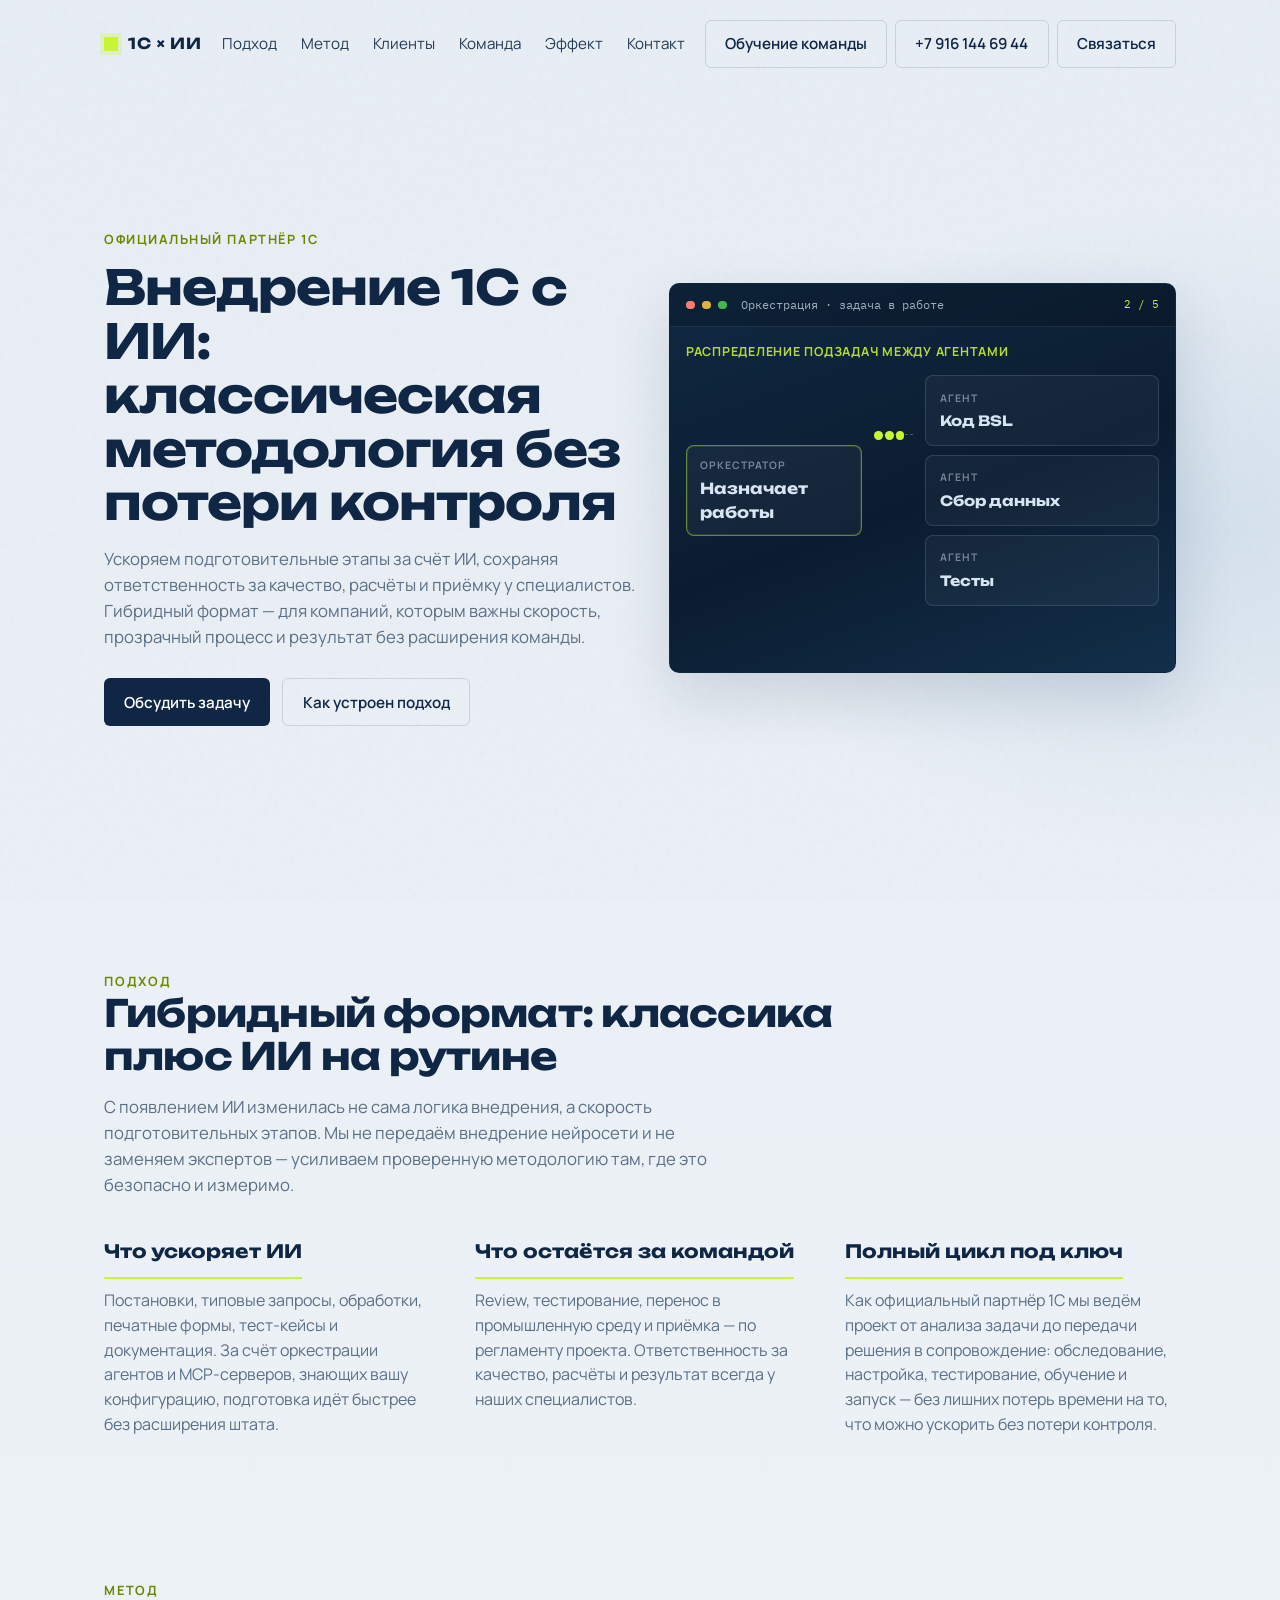
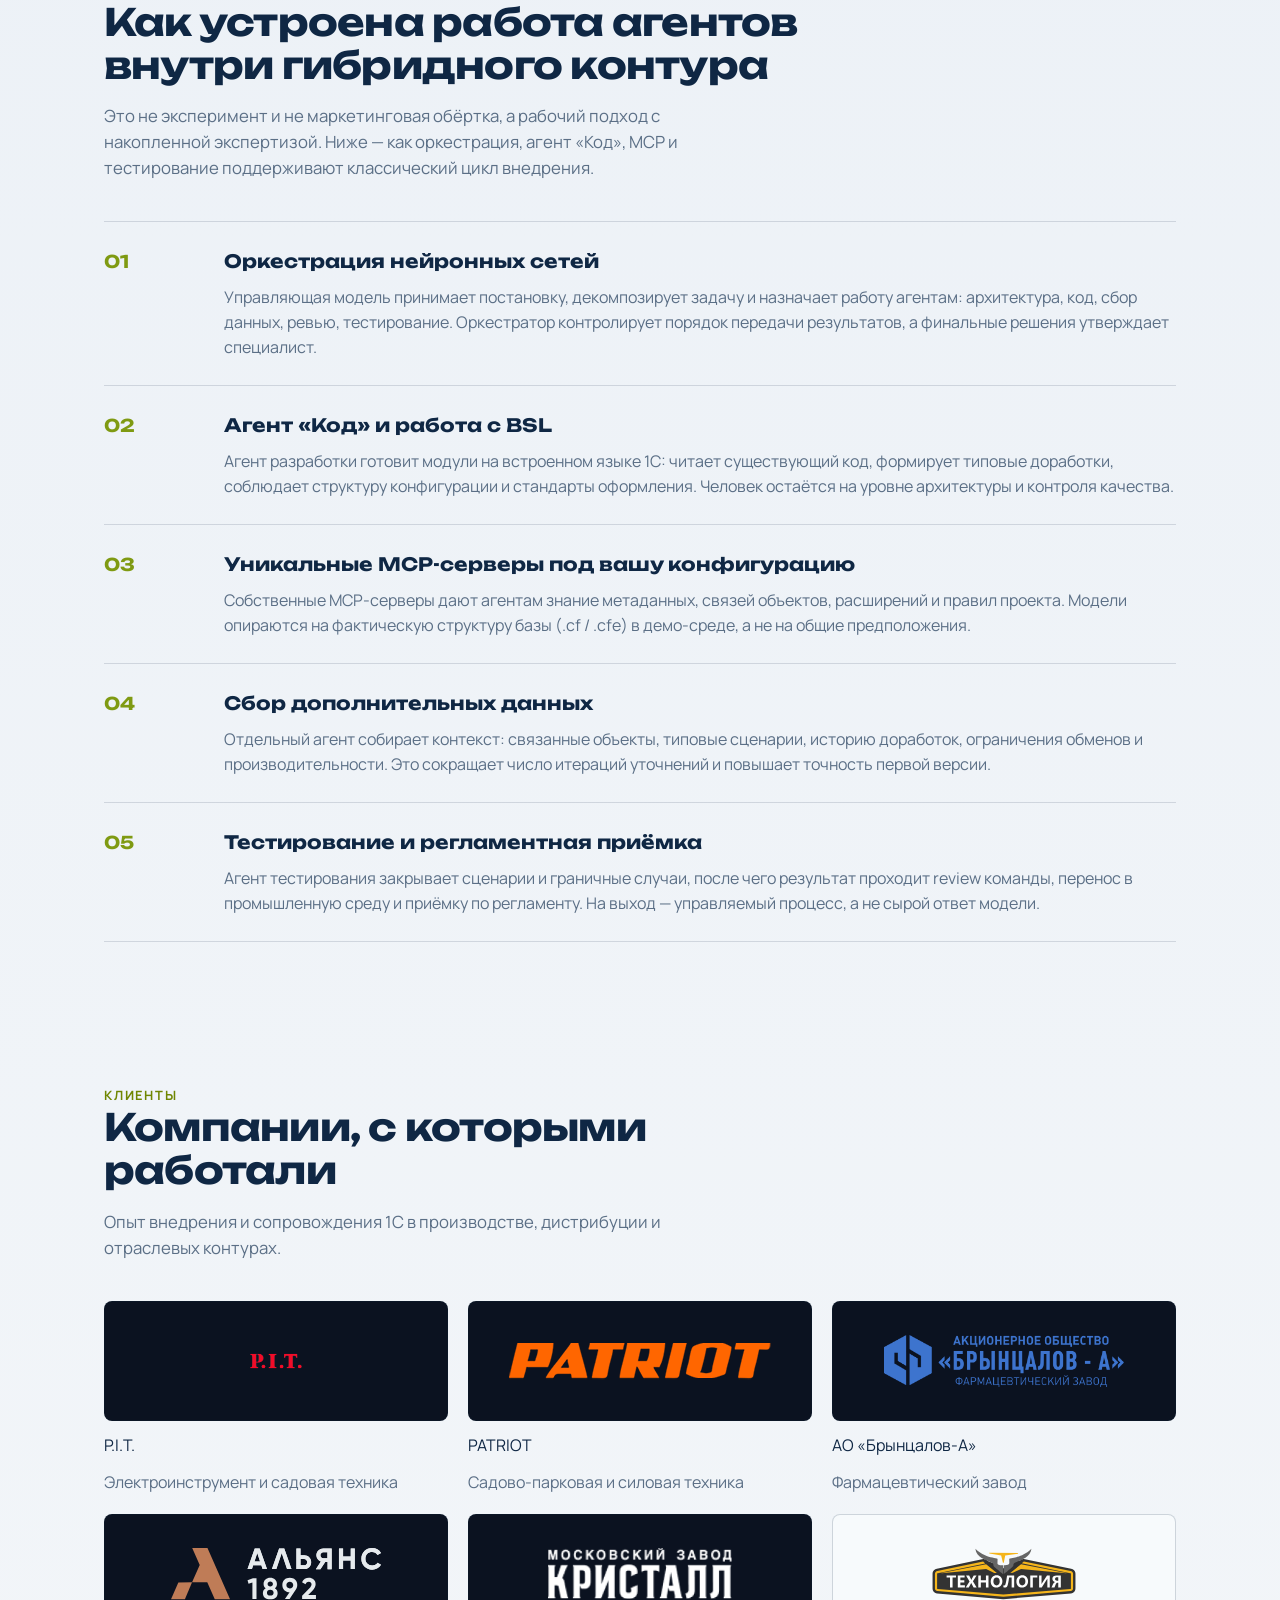
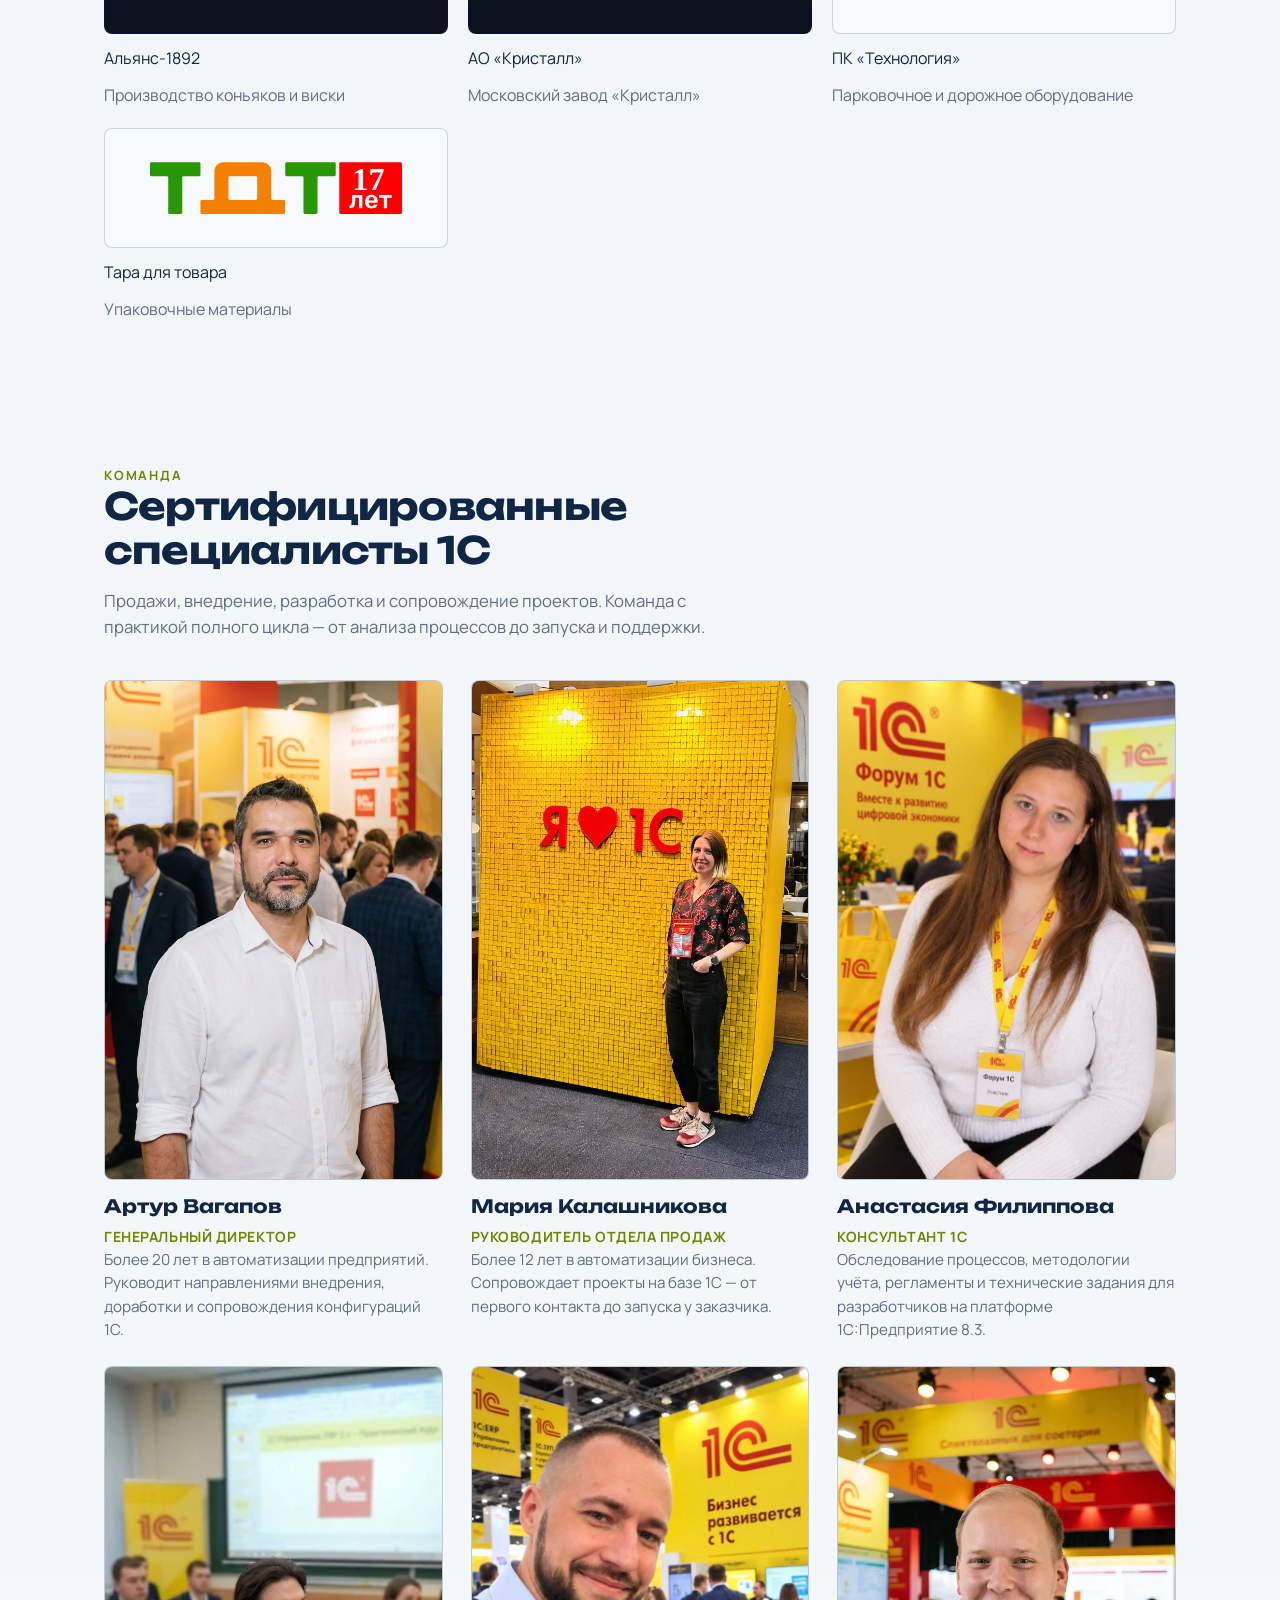
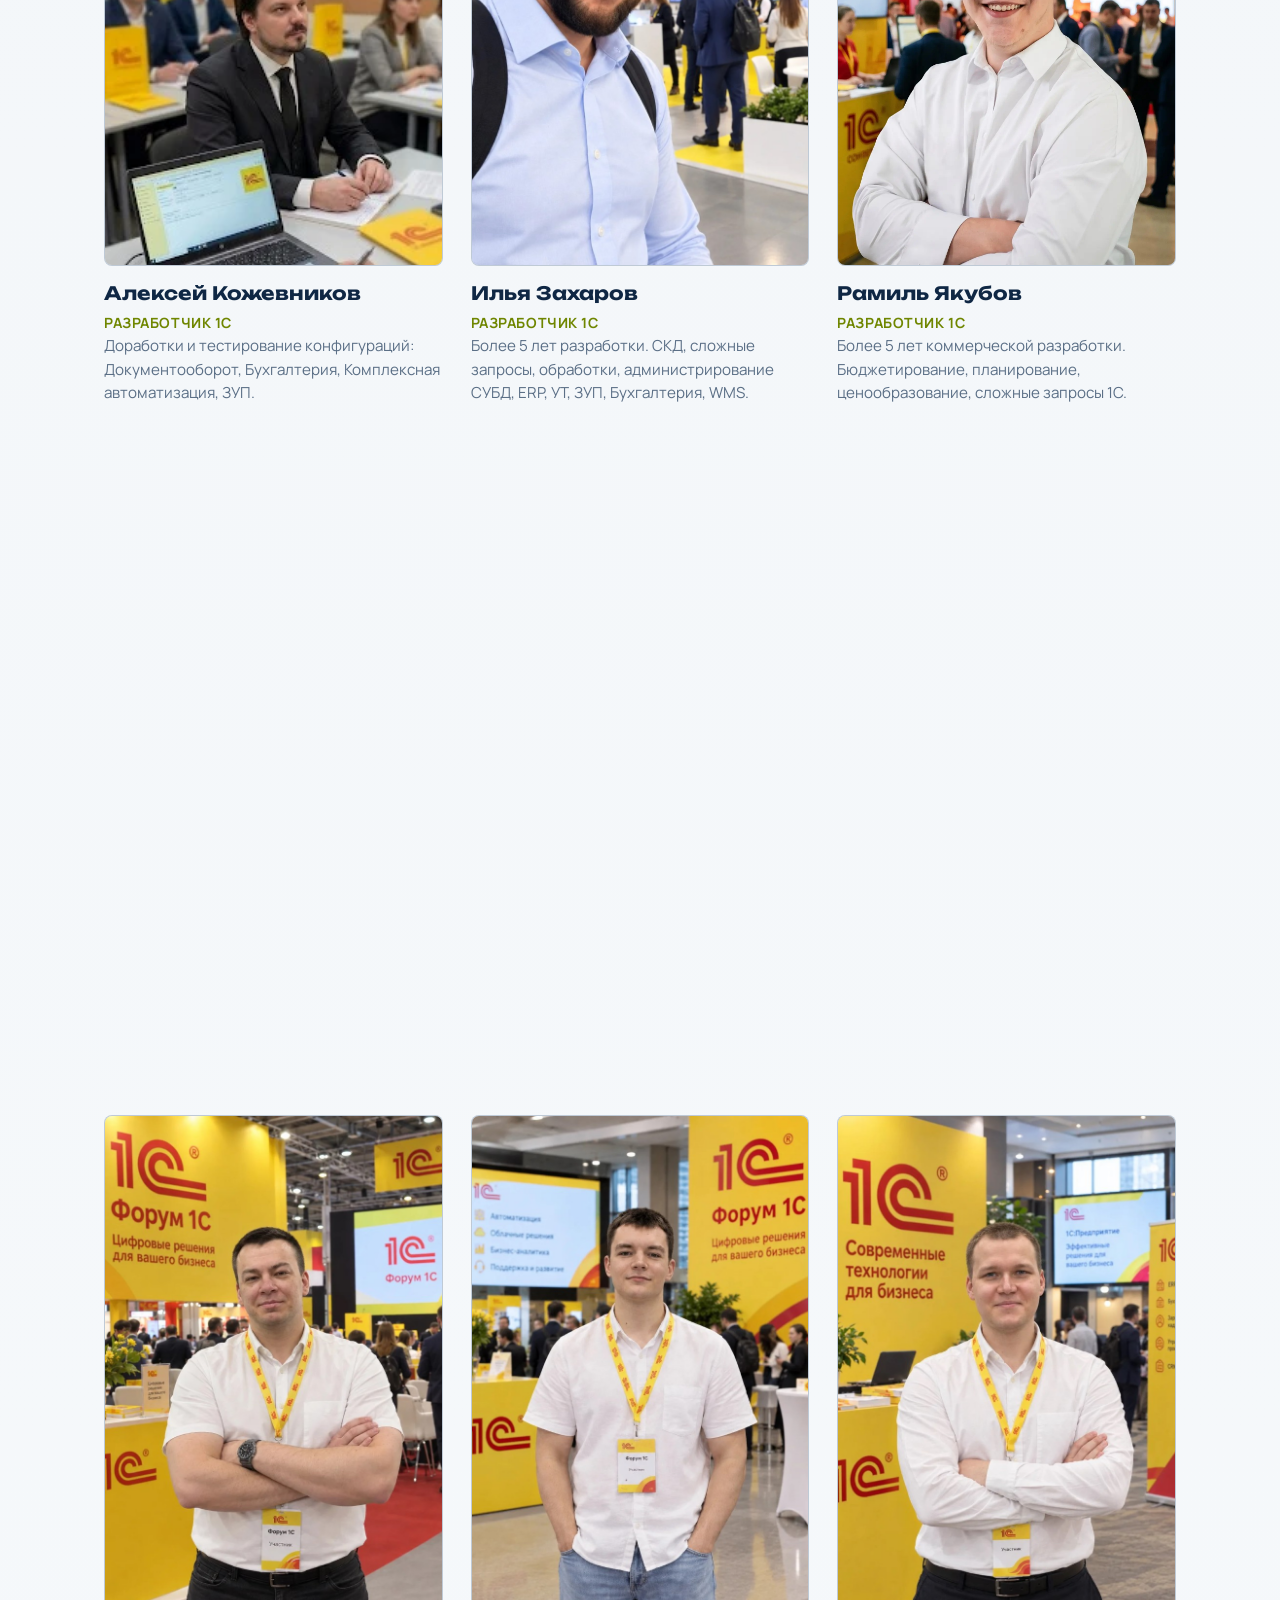
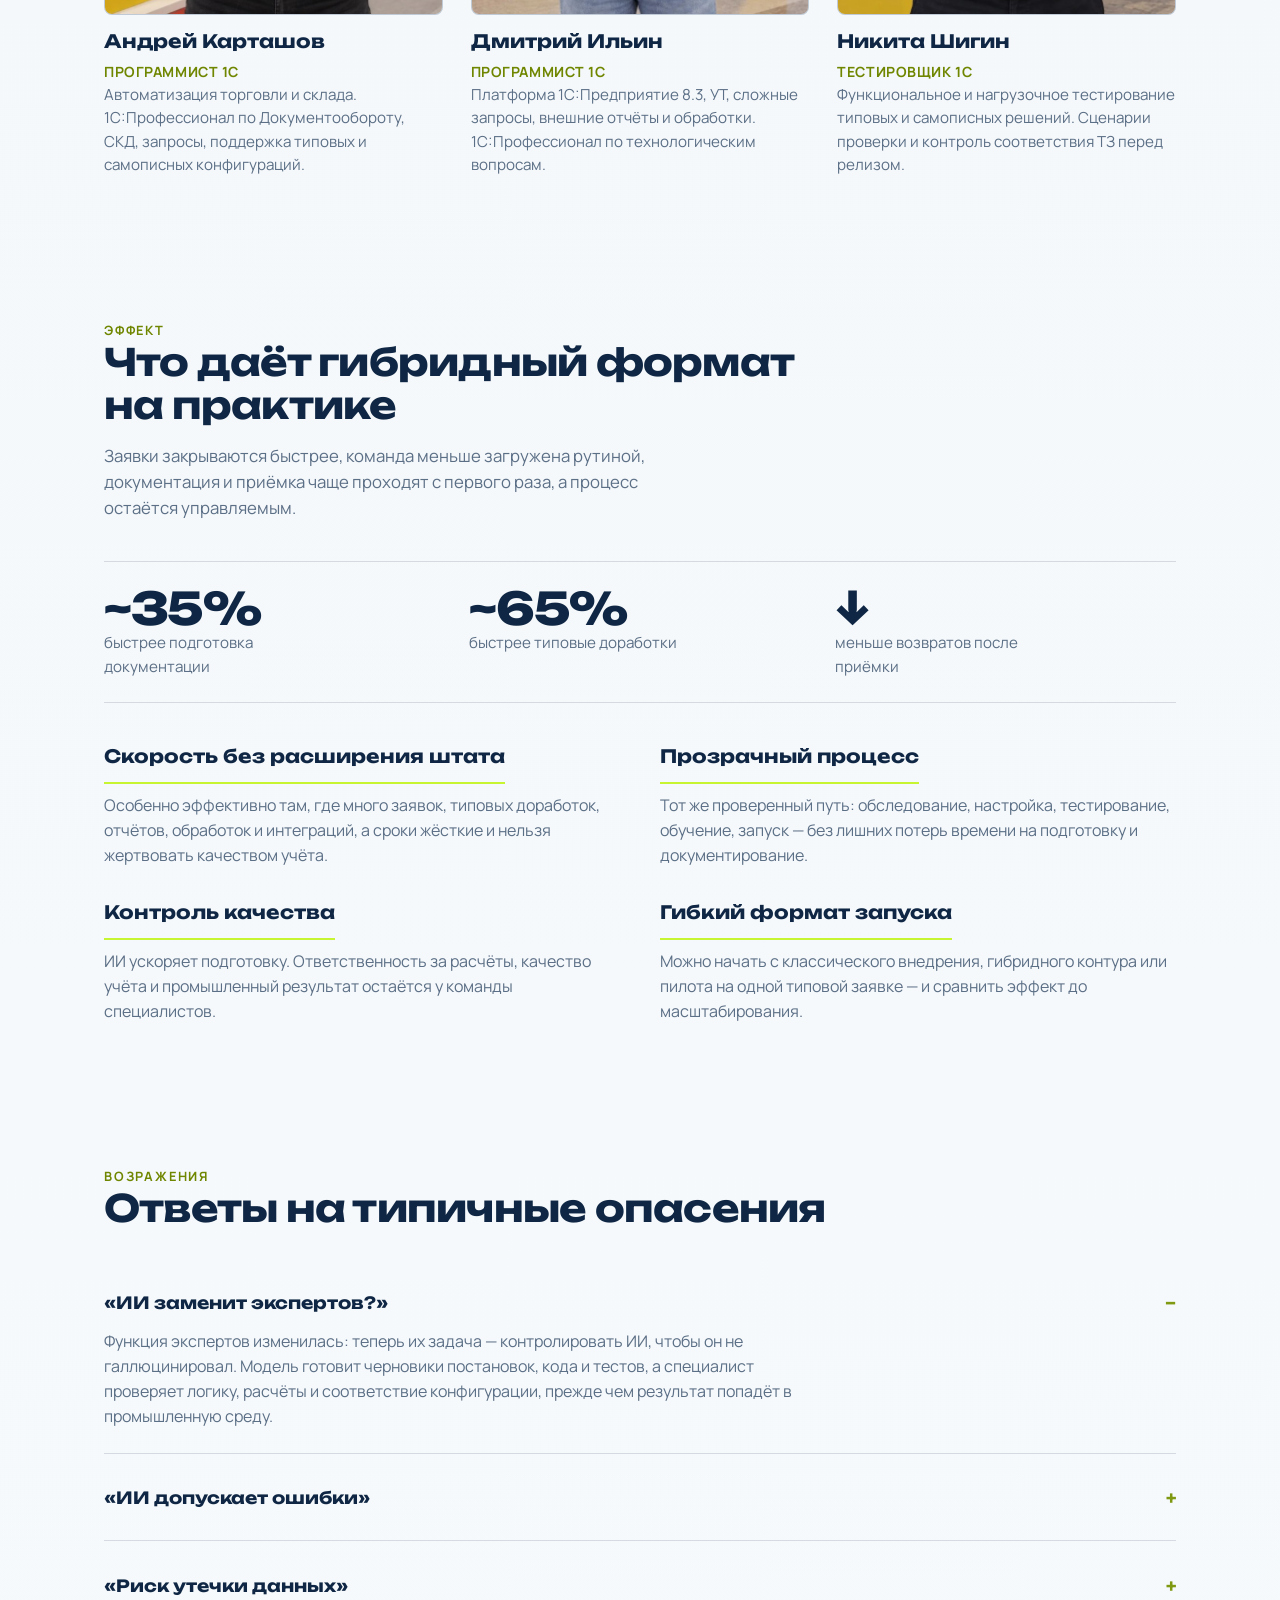
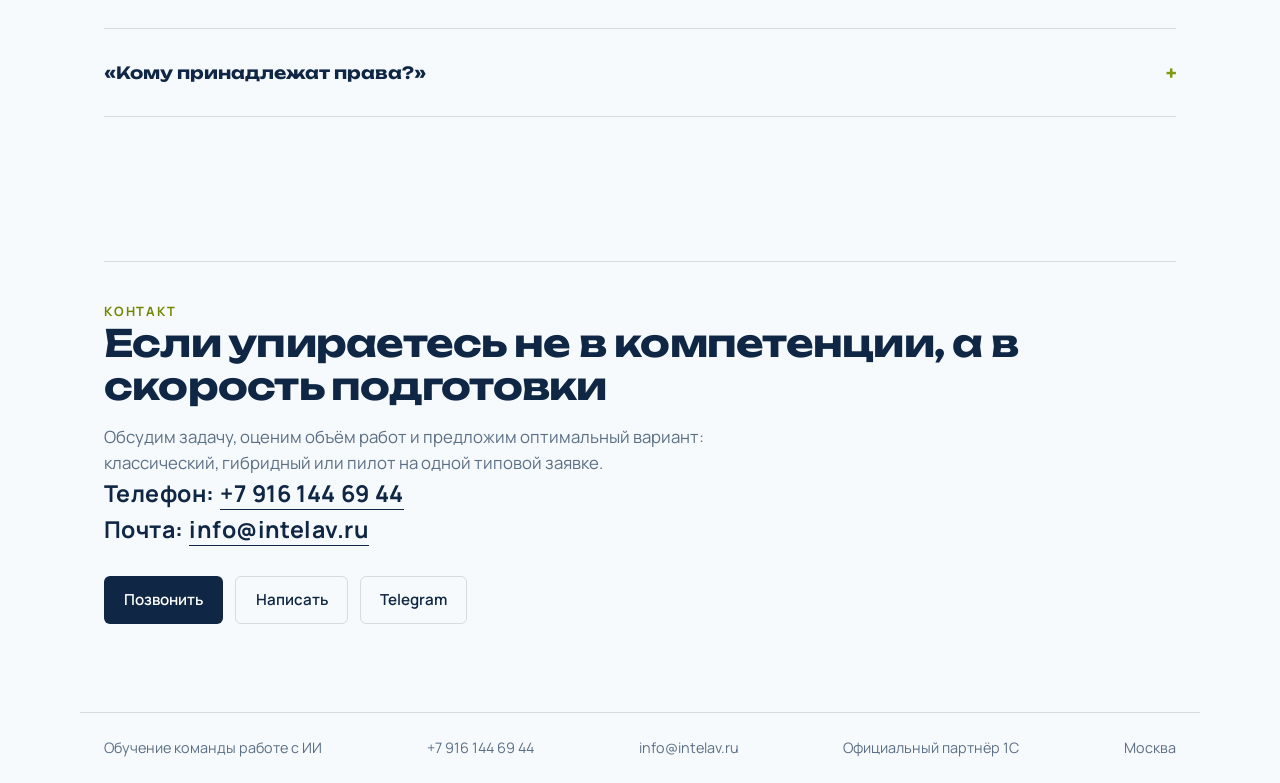
<file: index.html>
<!DOCTYPE html>
<html lang="ru">
<head>
  <meta charset="UTF-8" />
  <meta name="viewport" content="width=device-width, initial-scale=1" />
  <!-- Yandex.Metrika counter -->
  <script type="text/javascript">
    (function(m,e,t,r,i,k,a){
        m[i]=m[i]||function(){(m[i].a=m[i].a||[]).push(arguments)};
        m[i].l=1*new Date();
        for (var j = 0; j < document.scripts.length; j++) {if (document.scripts[j].src === r) { return; }}
        k=e.createElement(t),a=e.getElementsByTagName(t)[0],k.async=1,k.src=r,a.parentNode.insertBefore(k,a)
    })(window, document,'script','https://mc.yandex.ru/metrika/tag.js?id=113550167', 'ym');

    ym(113550167, 'init', {ssr:true, webvisor:true, clickmap:true, ecommerce:"dataLayer", referrer: document.referrer, url: location.href, accurateTrackBounce:true, trackLinks:true});
  </script>
  <noscript><div><img src="https://mc.yandex.ru/watch/113550167" style="position:absolute; left:-9999px;" alt="" /></div></noscript>
  <!-- /Yandex.Metrika counter -->
  <title>Внедрение 1С с ИИ без потери контроля</title>
  <meta name="description" content="Официальный партнёр 1С. Гибридный формат: классическая методология плюс ИИ на рутинных задачах. Скорость подготовки без расширения команды." />
  <link rel="preconnect" href="https://fonts.googleapis.com" />
  <link rel="preconnect" href="https://fonts.gstatic.com" crossorigin />
  <link href="https://fonts.googleapis.com/css2?family=IBM+Plex+Mono:wght@400;500&family=Manrope:wght@400;500;600;700&family=Unbounded:wght@500;700;800&display=swap" rel="stylesheet" />
  <link rel="stylesheet" href="styles.css?v=2" />
</head>
<body>
  <div class="noise" aria-hidden="true"></div>

  <header class="site-header">
    <a class="brand" href="#top" aria-label="Наверх">
      <span class="brand-mark" aria-hidden="true"></span>
      <span class="brand-line">1С × ИИ</span>
    </a>
    <nav class="nav">
      <a href="#approach">Подход</a>
      <a href="#method">Метод</a>
      <a href="#portfolio">Клиенты</a>
      <a href="#team">Команда</a>
      <a href="#result">Эффект</a>
      <a href="#contact">Контакт</a>
    </nav>
    <div class="header-actions">
      <a class="btn btn-ghost" href="training/">Обучение команды</a>
      <a class="btn btn-ghost" href="tel:+79161446944">+7 916 144 69 44</a>
      <a class="btn btn-ghost" href="#contact">Связаться</a>
    </div>
  </header>

  <main id="top">
    <section class="hero" aria-labelledby="hero-title">
      <div class="hero-copy">
        <p class="hero-kicker">Официальный партнёр 1С</p>
        <h1 class="hero-title" id="hero-title">Внедрение 1С с ИИ: классическая методология без потери контроля</h1>
        <p class="hero-lead">
          Ускоряем подготовительные этапы за счёт ИИ, сохраняя ответственность за качество, расчёты и приёмку у специалистов. Гибридный формат — для компаний, которым важны скорость, прозрачный процесс и результат без расширения команды.
        </p>
        <div class="hero-cta">
          <a class="btn btn-primary" href="#contact">Обсудить задачу</a>
          <a class="btn btn-ghost" href="#approach">Как устроен подход</a>
        </div>
      </div>

      <div class="hero-visual" aria-hidden="true">
        <div class="orch" id="orch">
          <div class="orch-chrome">
            <span class="ide-dot"></span>
            <span class="ide-dot"></span>
            <span class="ide-dot"></span>
            <span class="orch-title">Оркестрация · задача в работе</span>
            <span class="orch-step" id="orch-step">1 / 5</span>
          </div>

          <div class="orch-stage" data-stage="0">
            <p class="orch-caption">Постановка задачи управляющему агенту</p>
            <div class="orch-board">
              <div class="orch-node orchestrator is-active">
                <span class="orch-role">Оркестратор</span>
                <strong>Управляющая модель</strong>
                <p id="task-text">Новая задача…</p>
              </div>
              <div class="orch-side">
                <div class="orch-chip">MCP · метаданные конфигурации</div>
                <div class="orch-chip">.cf / .cfe · демо-база</div>
                <div class="orch-chip dim">агенты ожидают назначения</div>
              </div>
            </div>
          </div>

          <div class="orch-stage" data-stage="1" hidden>
            <p class="orch-caption">Распределение подзадач между агентами</p>
            <div class="orch-flow">
              <div class="orch-node orchestrator is-active compact">
                <span class="orch-role">Оркестратор</span>
                <strong>Назначает работы</strong>
              </div>
              <div class="orch-links">
                <span class="packet" style="--i:0"></span>
                <span class="packet" style="--i:1"></span>
                <span class="packet" style="--i:2"></span>
              </div>
              <div class="orch-agents">
                <div class="orch-node agent-card" data-agent="code"><span class="orch-role">Агент</span><strong>Код BSL</strong></div>
                <div class="orch-node agent-card" data-agent="data"><span class="orch-role">Агент</span><strong>Сбор данных</strong></div>
                <div class="orch-node agent-card" data-agent="test"><span class="orch-role">Агент</span><strong>Тесты</strong></div>
              </div>
            </div>
          </div>

          <div class="orch-stage" data-stage="2" hidden>
            <p class="orch-caption">Агент «Код» читает модуль и пишет BSL</p>
            <div class="orch-code-wrap">
              <div class="orch-code-meta">
                <span>ОбщийМодуль.РаботаСЗаказами</span>
                <span class="ok">MCP · структура конф. подключена</span>
              </div>
              <pre class="orch-code"><code id="orch-code"></code><span class="caret"></span></pre>
            </div>
          </div>

          <div class="orch-stage" data-stage="3" hidden>
            <p class="orch-caption">Передача результатов от агента к агенту</p>
            <div class="handoff">
              <div class="orch-node agent-card is-active" id="hand-from">
                <span class="orch-role">От кого</span>
                <strong id="hand-from-name">Код BSL</strong>
                <p id="hand-from-msg">Модуль подготовлен</p>
              </div>
              <div class="handoff-arrow">
                <span class="packet big"></span>
              </div>
              <div class="orch-node agent-card is-active" id="hand-to">
                <span class="orch-role">Кому</span>
                <strong id="hand-to-name">Тесты</strong>
                <p id="hand-to-msg">Проверка сценариев</p>
              </div>
            </div>
            <div class="handoff-log" id="hand-log"></div>
          </div>

          <div class="orch-stage" data-stage="4" hidden>
            <p class="orch-caption">Итог: готовый результат под контролем специалиста</p>
            <div class="orch-result">
              <div class="orch-node result-card is-active">
                <span class="orch-role">Результат</span>
                <strong>Модуль к внедрению</strong>
                <ul>
                  <li>BSL согласован со стандартами 1С</li>
                  <li>Контекст конфигурации учтён через MCP</li>
                  <li>Тесты и сбор данных завершены</li>
                </ul>
              </div>
              <div class="orch-side">
                <div class="orch-chip ok">оркестрация закрыта</div>
                <div class="orch-chip ok">ревью архитектора</div>
                <div class="orch-chip ok">готово к передаче заказчику</div>
              </div>
            </div>
          </div>
        </div>
      </div>
    </section>

    <section class="section approach" id="approach" aria-labelledby="approach-title">
      <div class="section-head">
        <p class="eyebrow">Подход</p>
        <h2 id="approach-title">Гибридный формат: классика плюс ИИ на рутине</h2>
        <p class="section-lead">
          С появлением ИИ изменилась не сама логика внедрения, а скорость подготовительных этапов. Мы не передаём внедрение нейросети и не заменяем экспертов — усиливаем проверенную методологию там, где это безопасно и измеримо.
        </p>
      </div>
      <div class="approach-grid">
        <article>
          <h3>Что ускоряет ИИ</h3>
          <p>Постановки, типовые запросы, обработки, печатные формы, тест-кейсы и документация. За счёт оркестрации агентов и MCP-серверов, знающих вашу конфигурацию, подготовка идёт быстрее без расширения штата.</p>
        </article>
        <article>
          <h3>Что остаётся за командой</h3>
          <p>Review, тестирование, перенос в промышленную среду и приёмка — по регламенту проекта. Ответственность за качество, расчёты и результат всегда у наших специалистов.</p>
        </article>
        <article>
          <h3>Полный цикл под ключ</h3>
          <p>Как официальный партнёр 1С мы ведём проект от анализа задачи до передачи решения в сопровождение: обследование, настройка, тестирование, обучение и запуск — без лишних потерь времени на то, что можно ускорить без потери контроля.</p>
        </article>
      </div>
    </section>

    <section class="section method" id="method" aria-labelledby="method-title">
      <div class="section-head">
        <p class="eyebrow">Метод</p>
        <h2 id="method-title">Как устроена работа агентов внутри гибридного контура</h2>
        <p class="section-lead">
          Это не эксперимент и не маркетинговая обёртка, а рабочий подход с накопленной экспертизой. Ниже — как оркестрация, агент «Код», MCP и тестирование поддерживают классический цикл внедрения.
        </p>
      </div>

      <ol class="method-list">
        <li>
          <span class="step-num">01</span>
          <div>
            <h3>Оркестрация нейронных сетей</h3>
            <p>
              Управляющая модель принимает постановку, декомпозирует задачу и назначает работу агентам: архитектура, код, сбор данных, ревью, тестирование. Оркестратор контролирует порядок передачи результатов, а финальные решения утверждает специалист.
            </p>
          </div>
        </li>
        <li>
          <span class="step-num">02</span>
          <div>
            <h3>Агент «Код» и работа с BSL</h3>
            <p>
              Агент разработки готовит модули на встроенном языке 1С: читает существующий код, формирует типовые доработки, соблюдает структуру конфигурации и стандарты оформления. Человек остаётся на уровне архитектуры и контроля качества.
            </p>
          </div>
        </li>
        <li>
          <span class="step-num">03</span>
          <div>
            <h3>Уникальные MCP-серверы под вашу конфигурацию</h3>
            <p>
              Собственные MCP-серверы дают агентам знание метаданных, связей объектов, расширений и правил проекта. Модели опираются на фактическую структуру базы (.cf / .cfe) в демо-среде, а не на общие предположения.
            </p>
          </div>
        </li>
        <li>
          <span class="step-num">04</span>
          <div>
            <h3>Сбор дополнительных данных</h3>
            <p>
              Отдельный агент собирает контекст: связанные объекты, типовые сценарии, историю доработок, ограничения обменов и производительности. Это сокращает число итераций уточнений и повышает точность первой версии.
            </p>
          </div>
        </li>
        <li>
          <span class="step-num">05</span>
          <div>
            <h3>Тестирование и регламентная приёмка</h3>
            <p>
              Агент тестирования закрывает сценарии и граничные случаи, после чего результат проходит review команды, перенос в промышленную среду и приёмку по регламенту. На выход — управляемый процесс, а не сырой ответ модели.
            </p>
          </div>
        </li>
      </ol>
    </section>

    <section class="section portfolio" id="portfolio" aria-labelledby="portfolio-title">
      <div class="section-head">
        <p class="eyebrow">Клиенты</p>
        <h2 id="portfolio-title">Компании, с которыми работали</h2>
        <p class="section-lead">
          Опыт внедрения и сопровождения 1С в производстве, дистрибуции и отраслевых контурах.
        </p>
      </div>
      <ul class="client-logos">
        <li>
          <a class="client-card" href="https://pittools.ru/" rel="noopener noreferrer" target="_blank">
            <span class="client-logo-wrap">
              <img src="assets/clients/pit-logo.png" alt="Логотип P.I.T." width="200" height="200" />
            </span>
            <span class="client-name">P.I.T.</span>
            <span class="client-desc">Электроинструмент и садовая техника</span>
          </a>
        </li>
        <li>
          <a class="client-card" href="https://patriot-russia.ru/o-kompanii/" rel="noopener noreferrer" target="_blank">
            <span class="client-logo-wrap">
              <img src="assets/clients/patriot-logo.png" alt="Логотип PATRIOT" width="270" height="52" />
            </span>
            <span class="client-name">PATRIOT</span>
            <span class="client-desc">Садово-парковая и силовая техника</span>
          </a>
        </li>
        <li>
          <a class="client-card" href="https://ferain.ru/" rel="noopener noreferrer" target="_blank">
            <span class="client-logo-wrap">
              <img src="assets/clients/bryntsalov-a.png" alt="Логотип АО «Брынцалов-А»" width="800" height="173" />
            </span>
            <span class="client-name">АО «Брынцалов-А»</span>
            <span class="client-desc">Фармацевтический завод</span>
          </a>
        </li>
        <li>
          <a class="client-card" href="https://www.alliance1892.ru/" rel="noopener noreferrer" target="_blank">
            <span class="client-logo-wrap">
              <img src="assets/clients/alliance1892.svg" alt="Логотип Альянс-1892" width="210" height="52" />
            </span>
            <span class="client-name">Альянс-1892</span>
            <span class="client-desc">Производство коньяков и виски</span>
          </a>
        </li>
        <li>
          <a class="client-card" href="https://kristall.ru/" rel="noopener noreferrer" target="_blank">
            <span class="client-logo-wrap">
              <img src="assets/clients/kristall-light.png" alt="Логотип АО «Московский завод «Кристалл»" width="512" height="144" />
            </span>
            <span class="client-name">АО «Кристалл»</span>
            <span class="client-desc">Московский завод «Кристалл»</span>
          </a>
        </li>
        <li>
          <a class="client-card" href="https://idn500.ru/" rel="noopener noreferrer" target="_blank">
            <span class="client-logo-wrap client-logo-wrap--light">
              <img src="assets/clients/idn500.svg" alt="Логотип ПК «Технология»" width="210" height="52" />
            </span>
            <span class="client-name">ПК «Технология»</span>
            <span class="client-desc">Парковочное и дорожное оборудование</span>
          </a>
        </li>
        <li>
          <a class="client-card" href="https://shop.cargo-avto.ru/" rel="noopener noreferrer" target="_blank">
            <span class="client-logo-wrap client-logo-wrap--light">
              <img src="assets/clients/cargo-avto.svg" alt="Логотип Тара для товара" width="330" height="68" />
            </span>
            <span class="client-name">Тара для товара</span>
            <span class="client-desc">Упаковочные материалы</span>
          </a>
        </li>
      </ul>
    </section>

    <section class="section team" id="team" aria-labelledby="team-title">
      <div class="section-head">
        <p class="eyebrow">Команда</p>
        <h2 id="team-title">Сертифицированные специалисты 1С</h2>
        <p class="section-lead">
          Продажи, внедрение, разработка и сопровождение проектов. Команда с практикой полного цикла — от анализа процессов до запуска и поддержки.
        </p>
      </div>
      <div class="team-grid">
        <article class="team-member">
          <img class="team-photo" src="assets/team/team-artur.webp" alt="Артур Вагапов" width="400" height="500" loading="eager" />
          <h3>Артур Вагапов</h3>
          <p class="team-role">Генеральный директор</p>
          <p>Более 20 лет в автоматизации предприятий. Руководит направлениями внедрения, доработки и сопровождения конфигураций 1С.</p>
        </article>
        <article class="team-member">
          <img class="team-photo" src="assets/team/team-maria.webp" alt="Мария Калашникова" width="400" height="500" loading="eager" />
          <h3>Мария Калашникова</h3>
          <p class="team-role">Руководитель отдела продаж</p>
          <p>Более 12 лет в автоматизации бизнеса. Сопровождает проекты на базе 1С — от первого контакта до запуска у заказчика.</p>
        </article>
        <article class="team-member">
          <img class="team-photo" src="assets/team/team-anastasia.jpg" alt="Анастасия Филиппова" width="400" height="500" loading="eager" />
          <h3>Анастасия Филиппова</h3>
          <p class="team-role">Консультант 1С</p>
          <p>Обследование процессов, методологии учёта, регламенты и технические задания для разработчиков на платформе 1С:Предприятие 8.3.</p>
        </article>
        <article class="team-member">
          <img class="team-photo" src="assets/team/team-alexey.webp" alt="Алексей Кожевников" width="400" height="500" loading="eager" />
          <h3>Алексей Кожевников</h3>
          <p class="team-role">Разработчик 1С</p>
          <p>Доработки и тестирование конфигураций: Документооборот, Бухгалтерия, Комплексная автоматизация, ЗУП.</p>
        </article>
        <article class="team-member">
          <img class="team-photo" src="assets/team/team-ilya.jpg" alt="Илья Захаров" width="400" height="500" loading="eager" />
          <h3>Илья Захаров</h3>
          <p class="team-role">Разработчик 1С</p>
          <p>Более 5 лет разработки. СКД, сложные запросы, обработки, администрирование СУБД, ERP, УТ, ЗУП, Бухгалтерия, WMS.</p>
        </article>
        <article class="team-member">
          <img class="team-photo" src="assets/team/team-ramil.jpg" alt="Рамиль Якубов" width="400" height="500" loading="eager" />
          <h3>Рамиль Якубов</h3>
          <p class="team-role">Разработчик 1С</p>
          <p>Более 5 лет коммерческой разработки. Бюджетирование, планирование, ценообразование, сложные запросы 1С.</p>
        </article>
        <article class="team-member">
          <img class="team-photo" src="assets/team/team-kamil.webp" alt="Камиль Невмянов" width="400" height="500" loading="eager" />
          <h3>Камиль Невмянов</h3>
          <p class="team-role">Разработчик 1С</p>
          <p>Сертифицированный специалист. Аналитика, интеграции и обмены по ERP, Документообороту, Бухгалтерии и ЗУП.</p>
        </article>
        <article class="team-member">
          <img class="team-photo" src="assets/team/team-ivan.jpg" alt="Иван Липатников" width="400" height="500" loading="eager" />
          <h3>Иван Липатников</h3>
          <p class="team-role">Разработчик 1С</p>
          <p>Более 10 лет разработки. Отчёты, обработки, печатные формы, веб-сервисы, оптимизация производительности. Специалист-консультант по УТ.</p>
        </article>
        <article class="team-member">
          <img class="team-photo" src="assets/team/team-timur.jpg" alt="Тимур Гаврилов" width="400" height="500" loading="eager" />
          <h3>Тимур Гаврилов</h3>
          <p class="team-role">Разработчик 1С</p>
          <p>Более 5 лет в автоматизации. ERP, УНФ, Документооборот, WMS; интеграции 1С с маркетплейсами через API.</p>
        </article>
        <article class="team-member">
          <img class="team-photo" src="assets/team/team-andrey.jpg" alt="Андрей Карташов" width="400" height="500" loading="eager" />
          <h3>Андрей Карташов</h3>
          <p class="team-role">Программист 1С</p>
          <p>Автоматизация торговли и склада. 1С:Профессионал по Документообороту, СКД, запросы, поддержка типовых и самописных конфигураций.</p>
        </article>
        <article class="team-member">
          <img class="team-photo" src="assets/team/team-dmitry.jpg" alt="Дмитрий Ильин" width="400" height="500" loading="eager" />
          <h3>Дмитрий Ильин</h3>
          <p class="team-role">Программист 1С</p>
          <p>Платформа 1С:Предприятие 8.3, УТ, сложные запросы, внешние отчёты и обработки. 1С:Профессионал по технологическим вопросам.</p>
        </article>
        <article class="team-member">
          <img class="team-photo" src="assets/team/team-nikita.jpg" alt="Никита Шигин" width="400" height="500" loading="eager" />
          <h3>Никита Шигин</h3>
          <p class="team-role">Тестировщик 1С</p>
          <p>Функциональное и нагрузочное тестирование типовых и самописных решений. Сценарии проверки и контроль соответствия ТЗ перед релизом.</p>
        </article>
      </div>
    </section>

    <section class="section result" id="result" aria-labelledby="result-title">
      <div class="section-head">
        <p class="eyebrow">Эффект</p>
        <h2 id="result-title">Что даёт гибридный формат на практике</h2>
        <p class="section-lead">
          Заявки закрываются быстрее, команда меньше загружена рутиной, документация и приёмка чаще проходят с первого раза, а процесс остаётся управляемым.
        </p>
      </div>

      <div class="metrics">
        <div>
          <p class="metric-value">~35%</p>
          <p class="metric-label">быстрее подготовка документации</p>
        </div>
        <div>
          <p class="metric-value">~65%</p>
          <p class="metric-label">быстрее типовые доработки</p>
        </div>
        <div>
          <p class="metric-value">↓</p>
          <p class="metric-label">меньше возвратов после приёмки</p>
        </div>
      </div>

      <div class="result-grid">
        <article>
          <h3>Скорость без расширения штата</h3>
          <p>Особенно эффективно там, где много заявок, типовых доработок, отчётов, обработок и интеграций, а сроки жёсткие и нельзя жертвовать качеством учёта.</p>
        </article>
        <article>
          <h3>Прозрачный процесс</h3>
          <p>Тот же проверенный путь: обследование, настройка, тестирование, обучение, запуск — без лишних потерь времени на подготовку и документирование.</p>
        </article>
        <article>
          <h3>Контроль качества</h3>
          <p>ИИ ускоряет подготовку. Ответственность за расчёты, качество учёта и промышленный результат остаётся у команды специалистов.</p>
        </article>
        <article>
          <h3>Гибкий формат запуска</h3>
          <p>Можно начать с классического внедрения, гибридного контура или пилота на одной типовой заявке — и сравнить эффект до масштабирования.</p>
        </article>
      </div>
    </section>

    <section class="section objections" id="objections" aria-labelledby="objections-title">
      <div class="section-head">
        <p class="eyebrow">Возражения</p>
        <h2 id="objections-title">Ответы на типичные опасения</h2>
      </div>

      <div class="faq">
        <details open>
          <summary>«ИИ заменит экспертов?»</summary>
          <p>
            Функция экспертов изменилась: теперь их задача — контролировать ИИ, чтобы он не галлюцинировал. Модель готовит черновики постановок, кода и тестов, а специалист проверяет логику, расчёты и соответствие конфигурации, прежде чем результат попадёт в промышленную среду.
          </p>
        </details>
        <details>
          <summary>«ИИ допускает ошибки»</summary>
          <p>
            Без контекста и контроля — да. В гибридном контуре работают оркестрация агентов, MCP с знанием конфигурации, правила 1С и обязательный контроль команды. На выходе — проверенный результат, а не сырой ответ модели.
          </p>
        </details>
        <details>
          <summary>«Риск утечки данных»</summary>
          <p>
            Мы не работаем с продуктивными данными заказчика. Для ИИ и MCP достаточно конфигурации (.cf) и расширений (.cfe). Разработка ведётся на демо-базах.
          </p>
        </details>
        <details>
          <summary>«Кому принадлежат права?»</summary>
          <p>
            Исключительные права на результат разработки принадлежат вам. Команда и ИИ на них не претендуют.
          </p>
        </details>
      </div>
    </section>

    <section class="section contact" id="contact" aria-labelledby="contact-title">
      <div class="contact-panel">
        <p class="eyebrow">Контакт</p>
        <h2 id="contact-title">Если упираетесь не в компетенции, а в скорость подготовки</h2>
        <p class="section-lead">
          Обсудим задачу, оценим объём работ и предложим оптимальный вариант: классический, гибридный или пилот на одной типовой заявке.
        </p>
        <p class="contact-phone">Телефон: <a href="tel:+79161446944">+7 916 144 69 44</a></p>
        <p class="contact-phone">Почта: <a href="mailto:info@intelav.ru">info@intelav.ru</a></p>
        <div class="hero-cta">
          <a class="btn btn-primary" href="tel:+79161446944">Позвонить</a>
          <a class="btn btn-ghost" href="mailto:info@intelav.ru">Написать</a>
          <a class="btn btn-ghost" href="https://t.me/" rel="noopener noreferrer" target="_blank">Telegram</a>
        </div>
      </div>
    </section>
  </main>

  <footer class="site-footer">
    <a href="training/">Обучение команды работе с ИИ</a>
    <a href="tel:+79161446944">+7 916 144 69 44</a>
    <a href="mailto:info@intelav.ru">info@intelav.ru</a>
    <span>Официальный партнёр 1С</span>
    <span>Москва</span>
  </footer>

  <script src="script.js"></script>
</body>
</html>
</file>
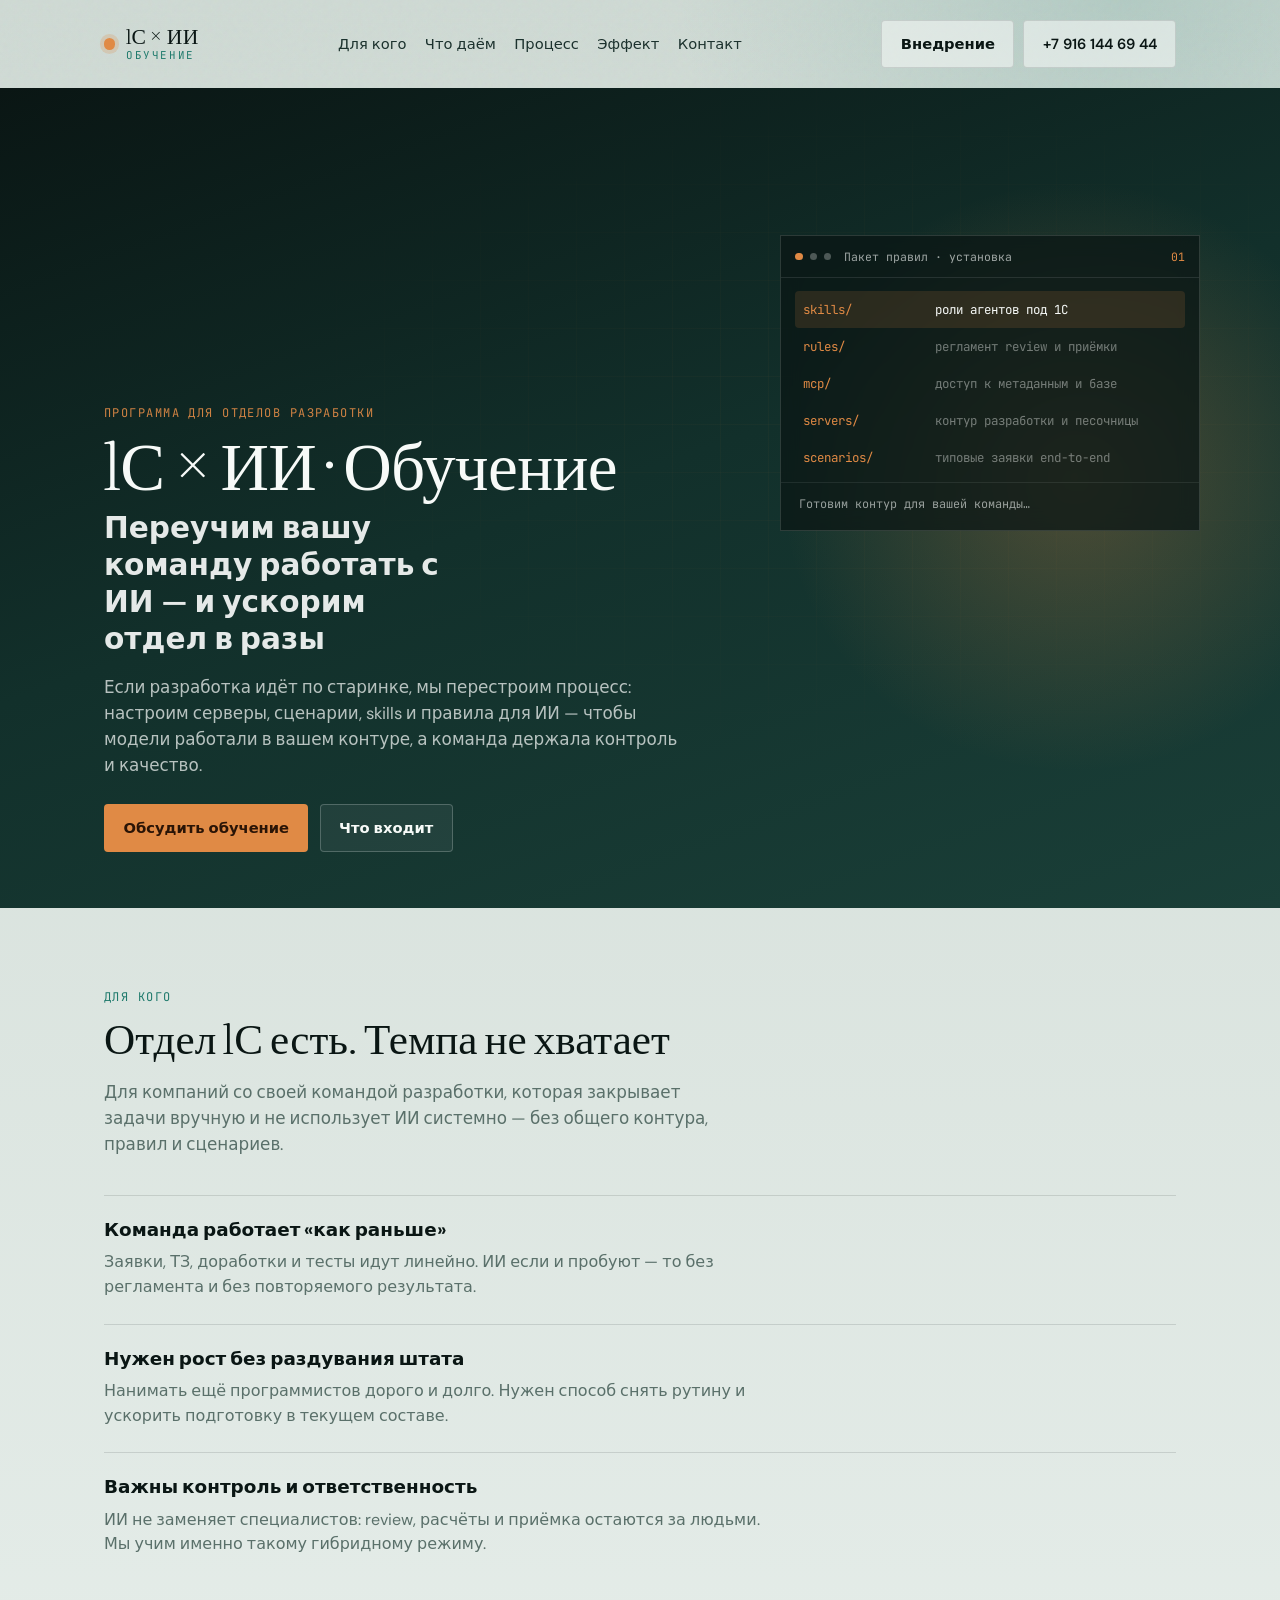
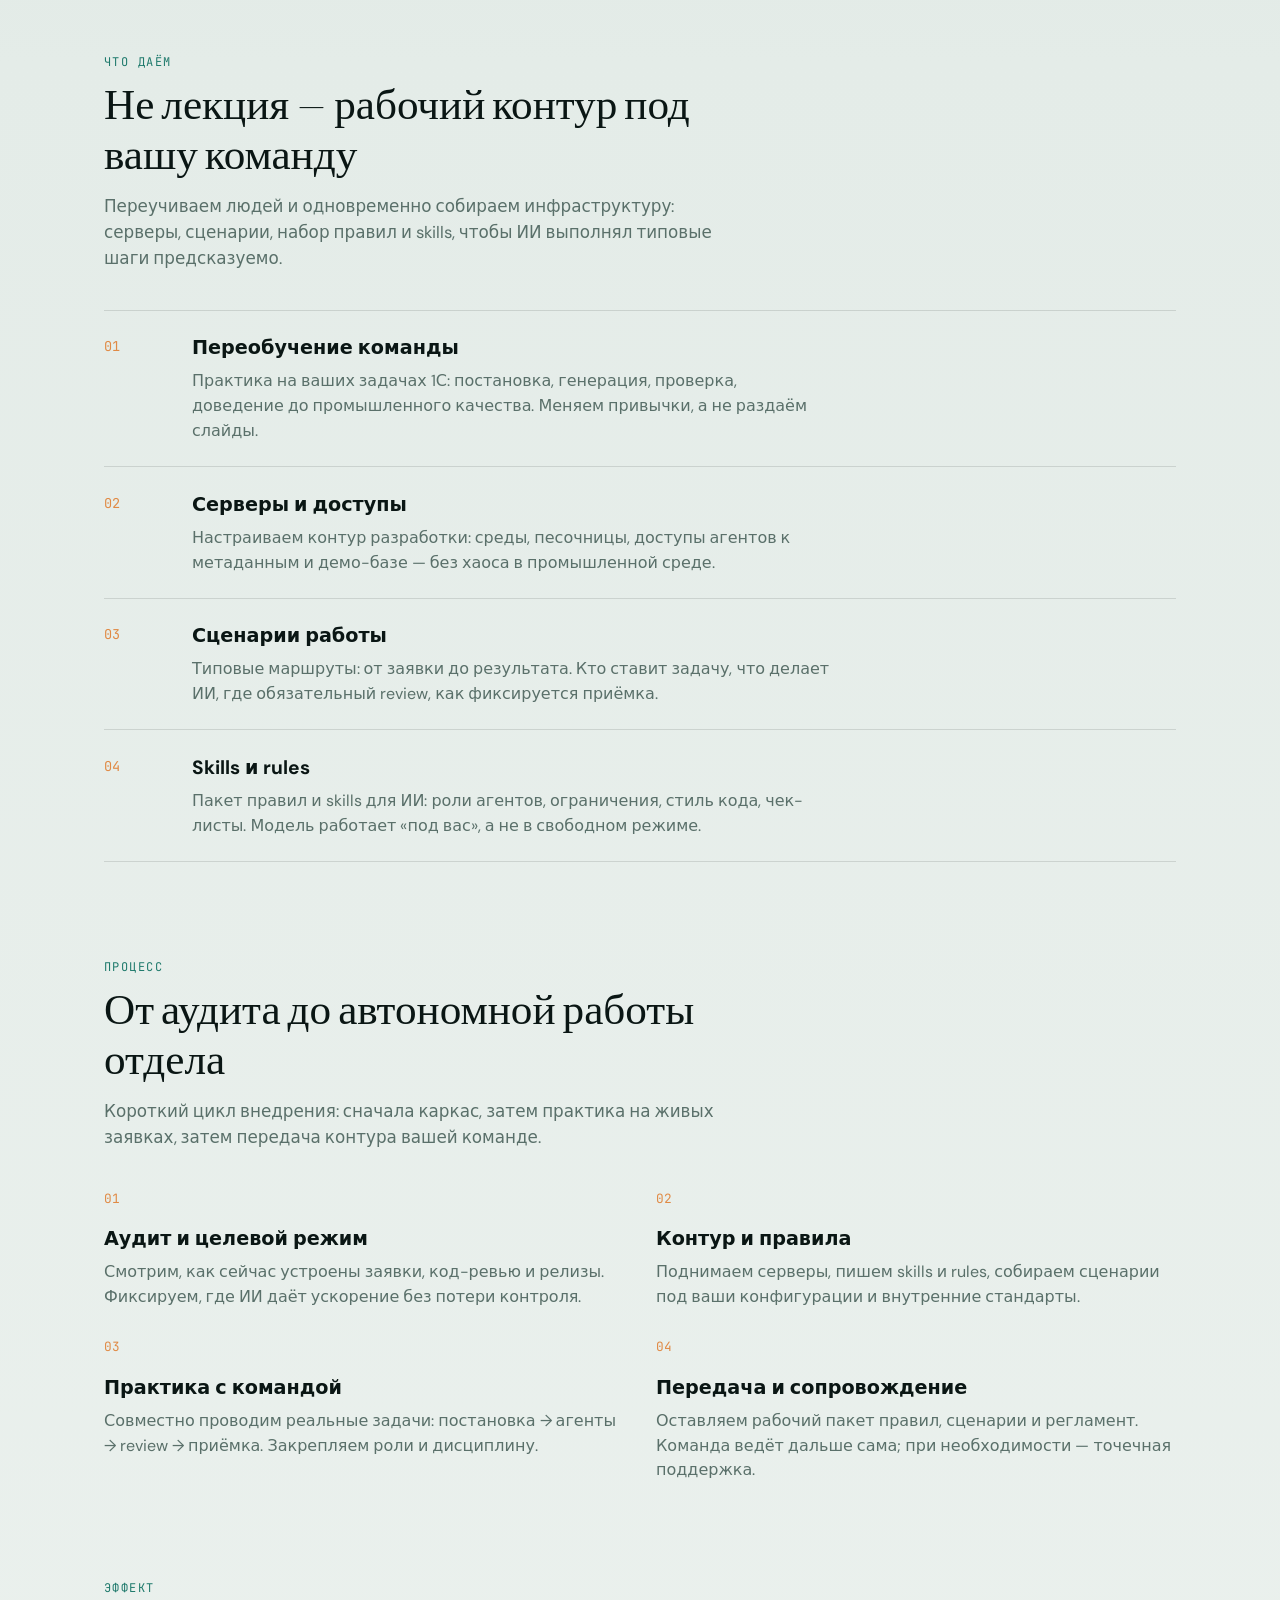
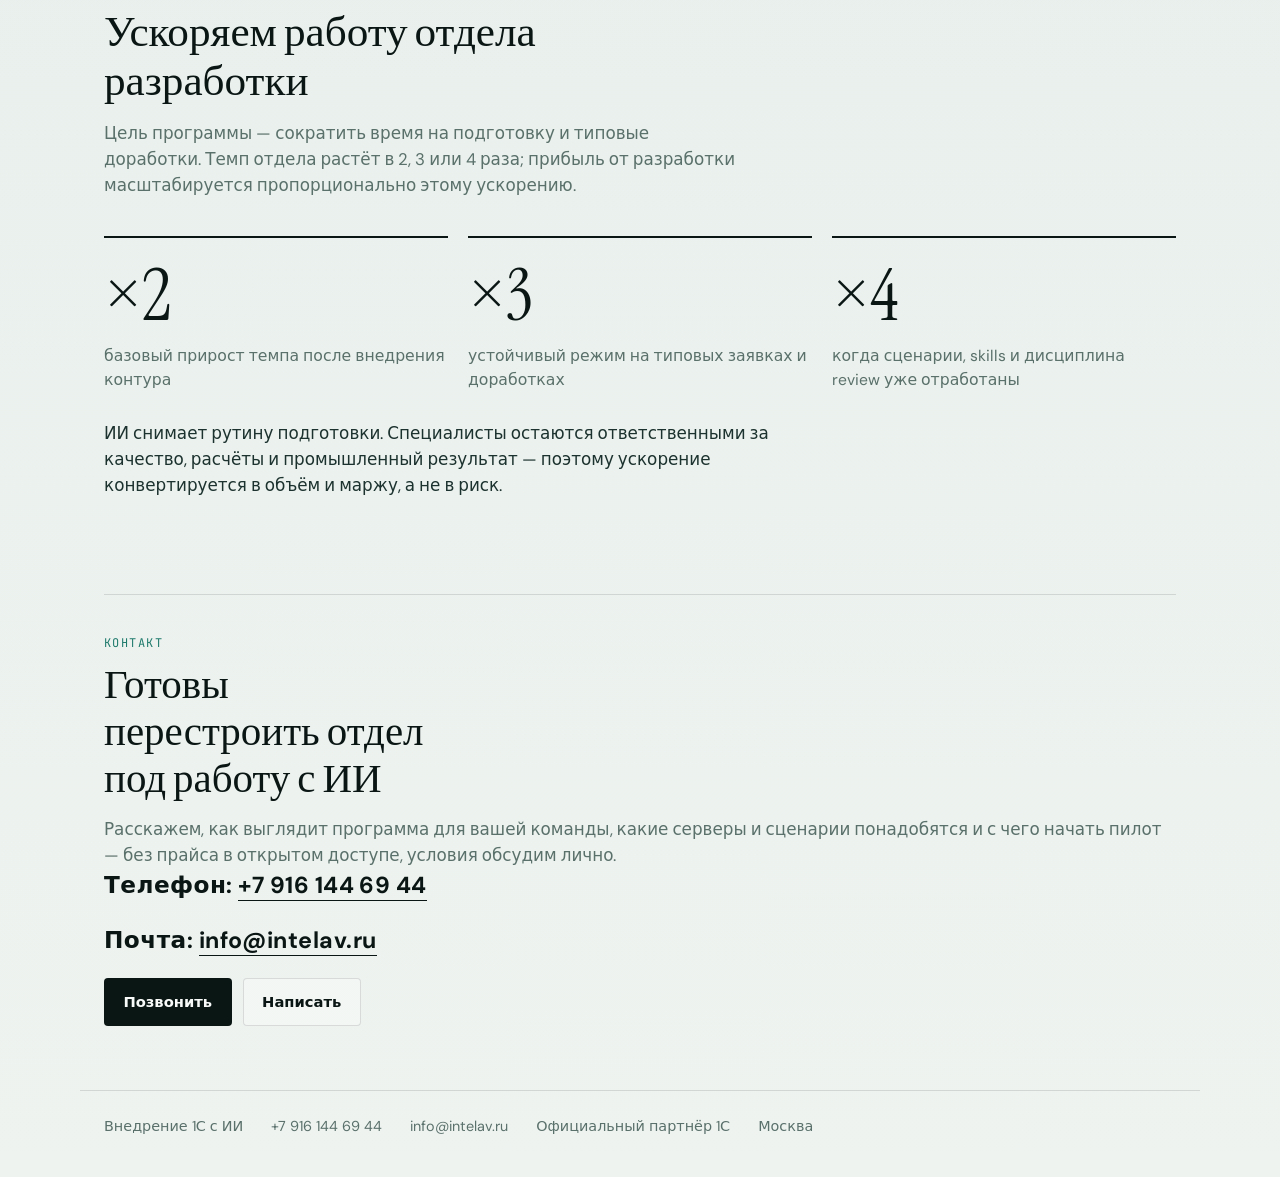
<file: training/index.html>
<!DOCTYPE html>
<html lang="ru">
<head>
  <meta charset="UTF-8" />
  <meta name="viewport" content="width=device-width, initial-scale=1" />
  <!-- Yandex.Metrika counter -->
  <script type="text/javascript">
    (function(m,e,t,r,i,k,a){
        m[i]=m[i]||function(){(m[i].a=m[i].a||[]).push(arguments)};
        m[i].l=1*new Date();
        for (var j = 0; j < document.scripts.length; j++) {if (document.scripts[j].src === r) { return; }}
        k=e.createElement(t),a=e.getElementsByTagName(t)[0],k.async=1,k.src=r,a.parentNode.insertBefore(k,a)
    })(window, document,'script','https://mc.yandex.ru/metrika/tag.js?id=113550254', 'ym');

    ym(113550254, 'init', {ssr:true, webvisor:true, clickmap:true, ecommerce:"dataLayer", referrer: document.referrer, url: location.href, accurateTrackBounce:true, trackLinks:true});
  </script>
  <noscript><div><img src="https://mc.yandex.ru/watch/113550254" style="position:absolute; left:-9999px;" alt="" /></div></noscript>
  <!-- /Yandex.Metrika counter -->
  <title>Обучение команды 1С работе с ИИ</title>
  <meta name="description" content="Переучиваем отдел разработки 1С: сценарии, серверы, правила и skills для ИИ. Ускоряем работу в 2–4 раза без расширения штата." />
  <link rel="preconnect" href="https://fonts.googleapis.com" />
  <link rel="preconnect" href="https://fonts.gstatic.com" crossorigin />
  <link href="https://fonts.googleapis.com/css2?family=DM+Sans:ital,opsz,wght@0,9..40,400;0,9..40,500;0,9..40,600;0,9..40,700;1,9..40,400&family=Instrument+Serif:ital@0;1&family=JetBrains+Mono:wght@400;500&display=swap" rel="stylesheet" />
  <link rel="stylesheet" href="styles.css" />
</head>
<body>
  <div class="grain" aria-hidden="true"></div>

  <header class="site-header">
    <a class="brand" href="#top" aria-label="Наверх">
      <span class="brand-mark" aria-hidden="true"></span>
      <span class="brand-text">
        <span class="brand-line">1С × ИИ</span>
        <span class="brand-sub">Обучение</span>
      </span>
    </a>
    <nav class="nav">
      <a href="#for-whom">Для кого</a>
      <a href="#deliver">Что даём</a>
      <a href="#process">Процесс</a>
      <a href="#effect">Эффект</a>
      <a href="#contact">Контакт</a>
    </nav>
    <div class="header-actions">
      <a class="btn btn-ghost" href="../">Внедрение</a>
      <a class="btn btn-ghost" href="tel:+79161446944">+7 916 144 69 44</a>
    </div>
  </header>

  <main id="top">
    <section class="hero" aria-labelledby="hero-title">
      <div class="hero-plane" aria-hidden="true">
        <div class="hero-grid"></div>
        <div class="hero-glow"></div>
        <div class="pack" id="pack">
          <div class="pack-chrome">
            <span class="pack-dot"></span>
            <span class="pack-dot"></span>
            <span class="pack-dot"></span>
            <span class="pack-label">Пакет правил · установка</span>
            <span class="pack-step" id="pack-step">01</span>
          </div>
          <ul class="pack-list" id="pack-list">
            <li class="is-on"><code>skills/</code><span>роли агентов под 1С</span></li>
            <li><code>rules/</code><span>регламент review и приёмки</span></li>
            <li><code>mcp/</code><span>доступ к метаданным и базе</span></li>
            <li><code>servers/</code><span>контур разработки и песочницы</span></li>
            <li><code>scenarios/</code><span>типовые заявки end-to-end</span></li>
          </ul>
          <p class="pack-status" id="pack-status">Готовим контур для вашей команды…</p>
        </div>
      </div>

      <div class="hero-copy">
        <p class="hero-kicker">Программа для отделов разработки</p>
        <p class="hero-brand">1С × ИИ · Обучение</p>
        <h1 class="hero-title" id="hero-title">Переучим вашу команду работать с ИИ — и ускорим отдел в разы</h1>
        <p class="hero-lead">
          Если разработка идёт по старинке, мы перестроим процесс: настроим серверы, сценарии, skills и правила для ИИ — чтобы модели работали в вашем контуре, а команда держала контроль и качество.
        </p>
        <div class="hero-cta">
          <a class="btn btn-primary" href="#contact">Обсудить обучение</a>
          <a class="btn btn-ghost" href="#deliver">Что входит</a>
        </div>
      </div>
    </section>

    <section class="section for-whom" id="for-whom" aria-labelledby="for-whom-title">
      <div class="section-head">
        <p class="eyebrow">Для кого</p>
        <h2 id="for-whom-title">Отдел 1С есть. Темпа не хватает</h2>
        <p class="section-lead">
          Для компаний со своей командой разработки, которая закрывает задачи вручную и не использует ИИ системно — без общего контура, правил и сценариев.
        </p>
      </div>
      <ul class="signal-list">
        <li>
          <strong>Команда работает «как раньше»</strong>
          <span>Заявки, ТЗ, доработки и тесты идут линейно. ИИ если и пробуют — то без регламента и без повторяемого результата.</span>
        </li>
        <li>
          <strong>Нужен рост без раздувания штата</strong>
          <span>Нанимать ещё программистов дорого и долго. Нужен способ снять рутину и ускорить подготовку в текущем составе.</span>
        </li>
        <li>
          <strong>Важны контроль и ответственность</strong>
          <span>ИИ не заменяет специалистов: review, расчёты и приёмка остаются за людьми. Мы учим именно такому гибридному режиму.</span>
        </li>
      </ul>
    </section>

    <section class="section deliver" id="deliver" aria-labelledby="deliver-title">
      <div class="section-head">
        <p class="eyebrow">Что даём</p>
        <h2 id="deliver-title">Не лекция — рабочий контур под вашу команду</h2>
        <p class="section-lead">
          Переучиваем людей и одновременно собираем инфраструктуру: серверы, сценарии, набор правил и skills, чтобы ИИ выполнял типовые шаги предсказуемо.
        </p>
      </div>
      <ol class="deliver-list">
        <li>
          <span class="deliver-num">01</span>
          <div>
            <h3>Переобучение команды</h3>
            <p>Практика на ваших задачах 1С: постановка, генерация, проверка, доведение до промышленного качества. Меняем привычки, а не раздаём слайды.</p>
          </div>
        </li>
        <li>
          <span class="deliver-num">02</span>
          <div>
            <h3>Серверы и доступы</h3>
            <p>Настраиваем контур разработки: среды, песочницы, доступы агентов к метаданным и демо-базе — без хаоса в промышленной среде.</p>
          </div>
        </li>
        <li>
          <span class="deliver-num">03</span>
          <div>
            <h3>Сценарии работы</h3>
            <p>Типовые маршруты: от заявки до результата. Кто ставит задачу, что делает ИИ, где обязательный review, как фиксируется приёмка.</p>
          </div>
        </li>
        <li>
          <span class="deliver-num">04</span>
          <div>
            <h3>Skills и rules</h3>
            <p>Пакет правил и skills для ИИ: роли агентов, ограничения, стиль кода, чек-листы. Модель работает «под вас», а не в свободном режиме.</p>
          </div>
        </li>
      </ol>
    </section>

    <section class="section process" id="process" aria-labelledby="process-title">
      <div class="section-head">
        <p class="eyebrow">Процесс</p>
        <h2 id="process-title">От аудита до автономной работы отдела</h2>
        <p class="section-lead">
          Короткий цикл внедрения: сначала каркас, затем практика на живых заявках, затем передача контура вашей команде.
        </p>
      </div>
      <ol class="steps">
        <li>
          <h3>Аудит и целевой режим</h3>
          <p>Смотрим, как сейчас устроены заявки, код-ревью и релизы. Фиксируем, где ИИ даёт ускорение без потери контроля.</p>
        </li>
        <li>
          <h3>Контур и правила</h3>
          <p>Поднимаем серверы, пишем skills и rules, собираем сценарии под ваши конфигурации и внутренние стандарты.</p>
        </li>
        <li>
          <h3>Практика с командой</h3>
          <p>Совместно проводим реальные задачи: постановка → агенты → review → приёмка. Закрепляем роли и дисциплину.</p>
        </li>
        <li>
          <h3>Передача и сопровождение</h3>
          <p>Оставляем рабочий пакет правил, сценарии и регламент. Команда ведёт дальше сама; при необходимости — точечная поддержка.</p>
        </li>
      </ol>
    </section>

    <section class="section effect" id="effect" aria-labelledby="effect-title">
      <div class="section-head">
        <p class="eyebrow">Эффект</p>
        <h2 id="effect-title">Ускоряем работу отдела разработки</h2>
        <p class="section-lead">
          Цель программы — сократить время на подготовку и типовые доработки. Темп отдела растёт в 2, 3 или 4 раза; прибыль от разработки масштабируется пропорционально этому ускорению.
        </p>
      </div>
      <div class="multipliers" aria-label="Множители ускорения">
        <div class="multiplier">
          <p class="multiplier-value">×2</p>
          <p class="multiplier-label">базовый прирост темпа после внедрения контура</p>
        </div>
        <div class="multiplier">
          <p class="multiplier-value">×3</p>
          <p class="multiplier-label">устойчивый режим на типовых заявках и доработках</p>
        </div>
        <div class="multiplier">
          <p class="multiplier-value">×4</p>
          <p class="multiplier-label">когда сценарии, skills и дисциплина review уже отработаны</p>
        </div>
      </div>
      <p class="effect-note">
        ИИ снимает рутину подготовки. Специалисты остаются ответственными за качество, расчёты и промышленный результат — поэтому ускорение конвертируется в объём и маржу, а не в риск.
      </p>
    </section>

    <section class="section contact" id="contact" aria-labelledby="contact-title">
      <div class="contact-panel">
        <p class="eyebrow">Контакт</p>
        <h2 id="contact-title">Готовы перестроить отдел под работу с ИИ</h2>
        <p class="section-lead">
          Расскажем, как выглядит программа для вашей команды, какие серверы и сценарии понадобятся и с чего начать пилот — без прайса в открытом доступе, условия обсудим лично.
        </p>
        <p class="contact-phone">Телефон: <a href="tel:+79161446944">+7 916 144 69 44</a></p>
        <p class="contact-phone">Почта: <a href="mailto:info@intelav.ru">info@intelav.ru</a></p>
        <div class="hero-cta">
          <a class="btn btn-primary" href="tel:+79161446944">Позвонить</a>
          <a class="btn btn-ghost" href="mailto:info@intelav.ru">Написать</a>
        </div>
      </div>
    </section>
  </main>

  <footer class="site-footer">
    <a href="../">Внедрение 1С с ИИ</a>
    <a href="tel:+79161446944">+7 916 144 69 44</a>
    <a href="mailto:info@intelav.ru">info@intelav.ru</a>
    <span>Официальный партнёр 1С</span>
    <span>Москва</span>
  </footer>

  <script src="script.js"></script>
</body>
</html>
</file>
<file: styles.css>
:root {
  --ink: #0f2744;
  --ink-soft: #243b55;
  --paper: #f3f6f9;
  --line: rgba(15, 39, 68, 0.14);
  --acid: #c8f531;
  --acid-ink: #1a2a00;
  --muted: #5b6f86;
  --white: #ffffff;
  --shadow-soft: 0 24px 60px rgba(15, 39, 68, 0.14);
  --font-display: "Unbounded", system-ui, sans-serif;
  --font-body: "Manrope", system-ui, sans-serif;
  --font-mono: "IBM Plex Mono", ui-monospace, monospace;
  --radius: 6px;
  --max: 1120px;
}

*,
*::before,
*::after {
  box-sizing: border-box;
}

html {
  scroll-behavior: smooth;
}

body {
  margin: 0;
  font-family: var(--font-body);
  color: var(--ink);
  background:
    radial-gradient(1100px 640px at 8% -8%, rgba(200, 245, 49, 0.16), transparent 55%),
    radial-gradient(900px 620px at 92% 6%, rgba(70, 130, 180, 0.14), transparent 52%),
    linear-gradient(180deg, #e8eef5 0%, var(--paper) 42%, #f7fafc 100%);
  line-height: 1.55;
  min-height: 100vh;
  overflow-x: hidden;
}

.noise {
  pointer-events: none;
  position: fixed;
  inset: 0;
  z-index: 0;
  opacity: 0.04;
  background-image: url("data:image/svg+xml,%3Csvg viewBox='0 0 200 200' xmlns='http://www.w3.org/2000/svg'%3E%3Cfilter id='n'%3E%3CfeTurbulence type='fractalNoise' baseFrequency='0.85' numOctaves='4' stitchTiles='stitch'/%3E%3C/filter%3E%3Crect width='100%25' height='100%25' filter='url(%23n)'/%3E%3C/svg%3E");
}

.site-header,
main,
.site-footer {
  position: relative;
  z-index: 1;
}

a {
  color: inherit;
  text-decoration: none;
}

img,
svg {
  max-width: 100%;
  display: block;
}

.site-header {
  display: flex;
  align-items: center;
  justify-content: space-between;
  gap: 1rem;
  max-width: var(--max);
  margin: 0 auto;
  padding: 1.25rem 1.5rem;
}

.brand {
  display: inline-flex;
  align-items: center;
  gap: 0.65rem;
}

.brand-mark {
  width: 0.85rem;
  height: 0.85rem;
  background: var(--acid);
  box-shadow: 0 0 0 4px rgba(200, 245, 49, 0.25);
}

.brand-line {
  font-family: var(--font-display);
  font-weight: 700;
  font-size: 0.95rem;
  letter-spacing: 0.04em;
}

.nav {
  display: none;
  gap: 1.5rem;
  font-size: 0.95rem;
  color: var(--ink-soft);
}

.nav a:hover {
  color: var(--ink);
}

.header-actions {
  display: flex;
  flex-wrap: wrap;
  gap: 0.5rem;
  justify-content: flex-end;
}

.btn {
  display: inline-flex;
  align-items: center;
  justify-content: center;
  min-height: 2.85rem;
  padding: 0.7rem 1.2rem;
  border: 1px solid transparent;
  border-radius: var(--radius);
  font-family: var(--font-body);
  font-weight: 600;
  font-size: 0.95rem;
  cursor: pointer;
  transition: transform 0.25s ease, background 0.25s ease, border-color 0.25s ease, color 0.25s ease;
}

.btn:hover {
  transform: translateY(-2px);
}

.btn-primary {
  background: var(--ink);
  color: var(--white);
}

.btn-primary:hover {
  background: #173356;
}

.btn-ghost {
  background: transparent;
  border-color: var(--line);
  color: var(--ink);
}

.btn-ghost:hover {
  border-color: var(--ink);
  background: rgba(255, 255, 255, 0.55);
}

.hero {
  display: grid;
  gap: 2.5rem;
  max-width: var(--max);
  margin: 0 auto;
  padding: 1.5rem 1.5rem 4rem;
  min-height: calc(100svh - 5rem);
  align-items: center;
}

.hero-copy {
  max-width: 36rem;
}

.hero-kicker {
  margin: 0 0 0.75rem;
  font-size: 0.8rem;
  font-weight: 700;
  letter-spacing: 0.12em;
  text-transform: uppercase;
  color: #6f8600;
  opacity: 0;
  transform: translateY(24px);
  animation: rise 0.9s cubic-bezier(0.2, 0.8, 0.2, 1) 0.02s forwards;
}

.hero-title {
  margin: 0 0 1rem;
  font-family: var(--font-display);
  font-size: clamp(1.85rem, 4.8vw, 3rem);
  font-weight: 700;
  line-height: 1.12;
  letter-spacing: -0.02em;
  opacity: 0;
  transform: translateY(24px);
  animation: rise 0.9s cubic-bezier(0.2, 0.8, 0.2, 1) 0.05s forwards;
}

.hero-lead,
.section-lead {
  margin: 0;
  color: var(--muted);
  font-size: 1.05rem;
  max-width: 38rem;
}

.hero-lead {
  opacity: 0;
  transform: translateY(24px);
  animation: rise 0.9s cubic-bezier(0.2, 0.8, 0.2, 1) 0.2s forwards;
}

.hero-cta {
  display: flex;
  flex-wrap: wrap;
  gap: 0.75rem;
  margin-top: 1.75rem;
  opacity: 0;
  transform: translateY(24px);
  animation: rise 0.9s cubic-bezier(0.2, 0.8, 0.2, 1) 0.35s forwards;
}

.hero-visual {
  position: relative;
  margin-inline: -1.5rem;
  opacity: 0;
  transform: translateY(28px) scale(0.985);
  animation: rise-scale 1s cubic-bezier(0.2, 0.8, 0.2, 1) 0.28s forwards;
}

.orch {
  overflow: hidden;
  border: 1px solid rgba(15, 39, 68, 0.18);
  border-radius: 10px;
  background: linear-gradient(160deg, #102942 0%, #0b1c30 55%, #122f4a 100%);
  color: #d7e4f2;
  box-shadow: var(--shadow-soft);
  min-height: 390px;
}

.orch-chrome {
  display: flex;
  align-items: center;
  gap: 0.45rem;
  padding: 0.75rem 1rem;
  border-bottom: 1px solid rgba(255, 255, 255, 0.08);
  background: rgba(0, 0, 0, 0.18);
}

.ide-dot {
  width: 0.55rem;
  height: 0.55rem;
  border-radius: 50%;
  background: rgba(255, 255, 255, 0.22);
}

.ide-dot:nth-child(1) {
  background: #ff7b72;
}

.ide-dot:nth-child(2) {
  background: #e3b341;
}

.ide-dot:nth-child(3) {
  background: #3fb950;
}

.orch-title {
  margin-left: 0.45rem;
  font-family: var(--font-mono);
  font-size: 0.72rem;
  color: rgba(215, 228, 242, 0.72);
  flex: 1;
  white-space: nowrap;
  overflow: hidden;
  text-overflow: ellipsis;
}

.orch-step {
  font-family: var(--font-mono);
  font-size: 0.7rem;
  color: #c8f531;
}

.orch-stage {
  padding: 0.95rem 1rem 1.1rem;
  min-height: 320px;
}

.orch-caption {
  margin: 0 0 0.85rem;
  font-size: 0.78rem;
  font-weight: 700;
  letter-spacing: 0.06em;
  text-transform: uppercase;
  color: rgba(200, 245, 49, 0.88);
}

.orch-board,
.orch-result {
  display: grid;
  gap: 0.85rem;
}

.orch-node {
  padding: 0.85rem 0.9rem;
  border: 1px solid rgba(255, 255, 255, 0.12);
  border-radius: 8px;
  background: rgba(255, 255, 255, 0.04);
}

.orch-node.is-active {
  border-color: rgba(200, 245, 49, 0.45);
  box-shadow: inset 0 0 0 1px rgba(200, 245, 49, 0.12);
}

.orch-node.compact {
  padding: 0.7rem 0.8rem;
}

.orch-role {
  display: block;
  margin-bottom: 0.25rem;
  font-size: 0.65rem;
  font-weight: 700;
  letter-spacing: 0.1em;
  text-transform: uppercase;
  color: rgba(215, 228, 242, 0.5);
}

.orch-node strong {
  display: block;
  font-family: var(--font-display);
  font-size: 0.95rem;
  font-weight: 700;
}

.orch-node p {
  margin: 0.45rem 0 0;
  font-size: 0.82rem;
  color: rgba(215, 228, 242, 0.78);
  min-height: 1.2em;
}

.orch-side {
  display: grid;
  gap: 0.45rem;
}

.orch-chip {
  padding: 0.45rem 0.65rem;
  border: 1px solid rgba(255, 255, 255, 0.12);
  border-radius: 6px;
  font-size: 0.72rem;
  color: rgba(215, 228, 242, 0.78);
}

.orch-chip.dim {
  color: rgba(215, 228, 242, 0.4);
}

.orch-chip.ok {
  border-color: rgba(200, 245, 49, 0.35);
  color: #d8f56a;
}

.orch-flow {
  display: grid;
  gap: 0.75rem;
}

.orch-links {
  position: relative;
  height: 1.1rem;
  margin: 0.15rem 0;
  border-left: 1px dashed rgba(200, 245, 49, 0.35);
  margin-left: 1.2rem;
}

.packet {
  position: absolute;
  left: -0.28rem;
  width: 0.55rem;
  height: 0.55rem;
  border-radius: 50%;
  background: var(--acid);
  animation: packet-down 1.6s ease-in-out infinite;
  animation-delay: calc(var(--i) * 0.25s);
}

.packet.big {
  position: relative;
  left: 0;
  width: 0.7rem;
  height: 0.7rem;
  animation: packet-right 1.2s ease-in-out infinite;
}

.orch-agents {
  display: grid;
  gap: 0.55rem;
}

.agent-card strong {
  font-size: 0.88rem;
}

.orch-code-wrap {
  border: 1px solid rgba(255, 255, 255, 0.1);
  border-radius: 8px;
  background: rgba(0, 0, 0, 0.22);
  padding: 0.75rem 0.85rem;
}

.orch-code-meta {
  display: flex;
  justify-content: space-between;
  gap: 0.75rem;
  margin-bottom: 0.65rem;
  font-size: 0.68rem;
  font-family: var(--font-mono);
  color: rgba(215, 228, 242, 0.55);
}

.orch-code-meta .ok {
  color: #c8f531;
}

.orch-code {
  margin: 0;
  min-height: 10.5rem;
  font-family: var(--font-mono);
  font-size: 0.76rem;
  line-height: 1.55;
  white-space: pre-wrap;
  word-break: break-word;
}

.orch-code .kw {
  color: #79c0ff;
}

.orch-code .fn {
  color: #d2a8ff;
}

.orch-code .cm {
  color: #8b9bb0;
}

.caret {
  display: inline-block;
  width: 0.55ch;
  height: 1.05em;
  margin-left: 1px;
  vertical-align: text-bottom;
  background: var(--acid);
  animation: blink 1s steps(1) infinite;
}

.handoff {
  display: grid;
  gap: 0.7rem;
  align-items: center;
}

.handoff-arrow {
  display: flex;
  justify-content: center;
  align-items: center;
  min-height: 1.4rem;
}

.handoff-log {
  margin-top: 0.75rem;
  font-family: var(--font-mono);
  font-size: 0.68rem;
  color: rgba(215, 228, 242, 0.55);
  min-height: 3.2em;
}

.handoff-log div {
  margin-bottom: 0.25rem;
}

.result-card ul {
  margin: 0.65rem 0 0;
  padding-left: 1.1rem;
  font-size: 0.8rem;
  color: rgba(215, 228, 242, 0.78);
}

.result-card li + li {
  margin-top: 0.3rem;
}

.section {
  max-width: var(--max);
  margin: 0 auto;
  padding: 4.5rem 1.5rem;
}

.section-head {
  margin-bottom: 2.5rem;
  max-width: 46rem;
}

.eyebrow {
  margin: 0 0 0.75rem;
  font-size: 0.8rem;
  font-weight: 700;
  letter-spacing: 0.14em;
  text-transform: uppercase;
  color: #6f8600;
}

.section h2 {
  margin: 0 0 1rem;
  font-family: var(--font-display);
  font-size: clamp(1.6rem, 3.5vw, 2.35rem);
  font-weight: 700;
  line-height: 1.15;
  letter-spacing: -0.02em;
}

.section h3 {
  margin: 0 0 0.55rem;
  font-family: var(--font-display);
  font-size: 1.15rem;
  font-weight: 700;
}

.section p {
  margin: 0;
}

.method-list {
  list-style: none;
  margin: 0;
  padding: 0;
  display: grid;
  gap: 0;
  border-top: 1px solid var(--line);
}

.method-list li {
  display: grid;
  grid-template-columns: 4.5rem 1fr;
  gap: 1rem;
  padding: 1.6rem 0;
  border-bottom: 1px solid var(--line);
}

.step-num {
  font-family: var(--font-display);
  font-size: 1.1rem;
  font-weight: 700;
  color: #7f9a12;
}

.method-list p,
.result-grid p,
.faq p,
.truth-panel p,
.approach-grid p,
.client-desc,
.metric-label {
  color: var(--muted);
}

.approach-grid,
.result-grid {
  display: grid;
  gap: 2rem 2.5rem;
}

.approach-grid article,
.result-grid article {
  padding: 0;
  border: 0;
  background: transparent;
}

.approach-grid article h3,
.result-grid article h3 {
  padding-bottom: 0.65rem;
  border-bottom: 2px solid var(--acid);
  display: inline-block;
}

.client-logos {
  list-style: none;
  margin: 0;
  padding: 0;
  display: grid;
  gap: 1.25rem;
}

.client-card {
  display: grid;
  gap: 0.75rem;
  align-content: start;
  min-height: 100%;
  padding: 0;
  border: 0;
}

.client-card:hover .client-logo-wrap {
  border-color: rgba(15, 39, 68, 0.35);
}

.client-logo-wrap {
  display: flex;
  align-items: center;
  justify-content: center;
  min-height: 7.5rem;
  padding: 1.25rem 1.4rem;
  border: 1px solid rgba(15, 39, 68, 0.18);
  border-radius: 8px;
  background: #0b1220;
}

.client-logo-wrap--light {
  background: #f7fafc;
}

.client-card img {
  width: auto;
  max-width: 100%;
  height: 52px;
  object-fit: contain;
  object-position: center;
}

.team-grid {
  display: grid;
  gap: 1.5rem;
}

.team-member {
  padding: 0;
}

.team-photo {
  display: block;
  width: 100%;
  aspect-ratio: 4 / 5;
  object-fit: cover;
  object-position: center 18%;
  margin-bottom: 0.85rem;
  border: 1px solid var(--line);
  border-radius: 8px;
  background: #dce5ef;
}

.team-member h3 {
  margin: 0 0 0.25rem;
}

.team-role {
  margin: 0 0 0.55rem;
  font-size: 0.88rem;
  font-weight: 700;
  letter-spacing: 0.04em;
  text-transform: uppercase;
  color: #6f8600;
}

.team-member p:last-child {
  margin: 0;
  color: var(--muted);
  font-size: 0.95rem;
}

.metrics {
  display: grid;
  gap: 1.5rem;
  margin: 0 0 2.5rem;
  padding: 1.5rem 0;
  border-top: 1px solid var(--line);
  border-bottom: 1px solid var(--line);
}

.metric-value {
  margin: 0 0 0.35rem;
  font-family: var(--font-display);
  font-size: clamp(2rem, 4vw, 2.8rem);
  font-weight: 800;
  line-height: 1;
  letter-spacing: -0.03em;
  color: var(--ink);
}

.metric-label {
  margin: 0;
  font-size: 0.95rem;
  max-width: 14rem;
}

.truth {
  padding-top: 1rem;
}

.truth-panel {
  padding: 2.5rem 1.75rem;
  background:
    linear-gradient(135deg, rgba(15, 39, 68, 0.96), rgba(22, 58, 95, 0.92)),
    var(--ink);
  color: var(--white);
  border-radius: 10px;
  box-shadow: var(--shadow-soft);
}

.truth-panel .eyebrow {
  color: var(--acid);
}

.truth-panel h2 {
  color: var(--white);
}

.truth-panel p {
  color: rgba(243, 246, 249, 0.78);
  max-width: 42rem;
  font-size: 1.08rem;
}

.truth-punch {
  margin-top: 1.25rem !important;
  color: var(--white) !important;
  font-weight: 600;
}

.faq {
  display: grid;
  gap: 0.75rem;
}

.faq details {
  border-bottom: 1px solid var(--line);
  padding: 0.35rem 0 1rem;
}

.faq summary {
  cursor: pointer;
  list-style: none;
  font-family: var(--font-display);
  font-size: 1.05rem;
  font-weight: 700;
  padding: 0.85rem 0;
}

.faq summary::-webkit-details-marker {
  display: none;
}

.faq summary::after {
  content: "+";
  float: right;
  color: #7f9a12;
  font-weight: 700;
}

.faq details[open] summary::after {
  content: "–";
}

.faq p {
  padding-bottom: 0.5rem;
  max-width: 44rem;
}

.contact-panel {
  padding: 2.5rem 0 1rem;
  border-top: 1px solid var(--line);
}

.contact-phone {
  margin: 0 0 1.2rem;
  font-size: 1.45rem;
  font-weight: 700;
  letter-spacing: 0.02em;
  user-select: all;
}

.contact-phone a {
  color: inherit;
  text-decoration: none;
  border-bottom: 1px solid currentColor;
}

.site-footer {
  max-width: var(--max);
  margin: 0 auto;
  padding: 1.5rem;
  display: flex;
  flex-wrap: wrap;
  gap: 0.75rem 1.5rem;
  justify-content: space-between;
  color: var(--muted);
  font-size: 0.9rem;
  border-top: 1px solid var(--line);
}

.reveal {
  opacity: 0;
  transform: translateY(28px);
  transition: opacity 0.7s ease, transform 0.7s ease;
}

.reveal.is-visible {
  opacity: 1;
  transform: none;
}

@keyframes rise {
  to {
    opacity: 1;
    transform: none;
  }
}

@keyframes rise-scale {
  to {
    opacity: 1;
    transform: none;
  }
}

@keyframes blink {
  0%,
  45% {
    opacity: 1;
  }
  50%,
  100% {
    opacity: 0;
  }
}

@keyframes packet-down {
  0% {
    top: 0;
    opacity: 0;
  }
  20% {
    opacity: 1;
  }
  100% {
    top: 100%;
    opacity: 0;
  }
}

@keyframes packet-right {
  0% {
    transform: translateX(-18px);
    opacity: 0;
  }
  25% {
    opacity: 1;
  }
  100% {
    transform: translateX(18px);
    opacity: 0;
  }
}

@media (min-width: 560px) {
  .orch-board,
  .orch-result {
    grid-template-columns: 1.2fr 0.9fr;
  }

  .handoff {
    grid-template-columns: 1fr auto 1fr;
  }

  .handoff-arrow {
    display: flex;
  }

  .orch-flow {
    grid-template-columns: 0.9fr 0.2fr 1.2fr;
    align-items: center;
  }

  .orch-links {
    height: auto;
    min-height: 7rem;
    border-left: 0;
    border-top: 1px dashed rgba(200, 245, 49, 0.35);
    margin: 0;
  }

  .packet {
    top: -0.28rem;
    left: calc(var(--i) * 28%);
    animation-name: packet-across;
  }
}

@keyframes packet-across {
  0% {
    top: -0.28rem;
    opacity: 0;
  }
  20% {
    opacity: 1;
  }
  100% {
    top: calc(100% - 0.28rem);
    opacity: 0;
  }
}

@media (min-width: 760px) {
  .nav {
    display: flex;
  }

  .hero {
    grid-template-columns: 1.05fr 1fr;
    gap: 2rem;
    padding-top: 2rem;
  }

  .hero-visual {
    margin-inline: 0;
  }

  .method-list li {
    grid-template-columns: 6rem 1fr;
    gap: 1.5rem;
  }

  .approach-grid,
  .result-grid,
  .metrics,
  .client-logos {
    grid-template-columns: repeat(3, 1fr);
  }

  .team-grid {
    grid-template-columns: repeat(3, 1fr);
    gap: 1.5rem 1.75rem;
  }

  .team-member {
    padding: 0;
    border-bottom: 0;
  }

  .result-grid {
    grid-template-columns: 1fr 1fr;
  }

  .truth-panel {
    padding: 3rem;
  }
}

@media (min-width: 980px) {
  .hero {
    min-height: calc(100svh - 5.5rem);
  }

  .hero-copy {
    max-width: 34rem;
  }
}

@media (prefers-reduced-motion: reduce) {
  html {
    scroll-behavior: auto;
  }

  .hero-kicker,
  .hero-title,
  .hero-lead,
  .hero-cta,
  .hero-visual,
  .reveal,
  .caret,
  .packet {
    animation: none !important;
    opacity: 1 !important;
    transform: none !important;
    transition: none !important;
  }
}
</file>
<file: training/styles.css>
:root {
  --ink: #0a1614;
  --ink-soft: #1c322e;
  --paper: #e4ece8;
  --line: rgba(10, 22, 20, 0.12);
  --ember: #e08a45;
  --ember-ink: #2a1406;
  --teal: #1f7a6c;
  --muted: #5a706a;
  --white: #f7faf8;
  --font-display: "Instrument Serif", Georgia, serif;
  --font-body: "DM Sans", system-ui, sans-serif;
  --font-mono: "JetBrains Mono", ui-monospace, monospace;
  --radius: 4px;
  --max: 1120px;
}

*,
*::before,
*::after {
  box-sizing: border-box;
}

html {
  scroll-behavior: smooth;
}

body {
  margin: 0;
  font-family: var(--font-body);
  color: var(--ink);
  background:
    radial-gradient(1000px 560px at 12% -10%, rgba(224, 138, 69, 0.18), transparent 55%),
    radial-gradient(900px 640px at 88% 0%, rgba(31, 122, 108, 0.16), transparent 50%),
    linear-gradient(180deg, #cfdad4 0%, var(--paper) 38%, #eef3f0 100%);
  line-height: 1.55;
  min-height: 100vh;
  overflow-x: hidden;
}

.grain {
  pointer-events: none;
  position: fixed;
  inset: 0;
  z-index: 0;
  opacity: 0.045;
  background-image: url("data:image/svg+xml,%3Csvg viewBox='0 0 200 200' xmlns='http://www.w3.org/2000/svg'%3E%3Cfilter id='n'%3E%3CfeTurbulence type='fractalNoise' baseFrequency='0.9' numOctaves='4' stitchTiles='stitch'/%3E%3C/filter%3E%3Crect width='100%25' height='100%25' filter='url(%23n)'/%3E%3C/svg%3E");
}

.site-header,
main,
.site-footer {
  position: relative;
  z-index: 1;
}

a {
  color: inherit;
  text-decoration: none;
}

.site-header {
  display: flex;
  align-items: center;
  justify-content: space-between;
  gap: 1rem;
  max-width: var(--max);
  margin: 0 auto;
  padding: 1.25rem 1.5rem;
}

.brand {
  display: inline-flex;
  align-items: center;
  gap: 0.7rem;
}

.brand-mark {
  width: 0.7rem;
  height: 0.7rem;
  border-radius: 50%;
  background: var(--ember);
  box-shadow: 0 0 0 4px rgba(224, 138, 69, 0.22);
  animation: pulse-mark 2.8s ease-in-out infinite;
}

.brand-text {
  display: flex;
  flex-direction: column;
  line-height: 1.1;
}

.brand-line {
  font-family: var(--font-display);
  font-size: 1.35rem;
  letter-spacing: 0.01em;
}

.brand-sub {
  font-family: var(--font-mono);
  font-size: 0.68rem;
  text-transform: uppercase;
  letter-spacing: 0.14em;
  color: var(--teal);
}

.nav {
  display: flex;
  gap: 1.15rem;
  font-size: 0.92rem;
  color: var(--ink-soft);
}

.nav a:hover {
  color: var(--ink);
}

.header-actions {
  display: flex;
  gap: 0.55rem;
}

.btn {
  display: inline-flex;
  align-items: center;
  justify-content: center;
  padding: 0.72rem 1.15rem;
  border-radius: var(--radius);
  border: 1px solid transparent;
  font: inherit;
  font-weight: 600;
  font-size: 0.92rem;
  transition: transform 0.18s ease, background 0.18s ease, border-color 0.18s ease;
}

.btn:hover {
  transform: translateY(-1px);
}

.btn-primary {
  background: var(--ink);
  color: var(--white);
}

.btn-primary:hover {
  background: var(--ink-soft);
}

.btn-ghost {
  border-color: var(--line);
  background: rgba(247, 250, 248, 0.55);
  color: var(--ink);
}

.btn-ghost:hover {
  border-color: var(--ink);
}

.hero {
  position: relative;
  min-height: calc(100vh - 5rem);
  display: grid;
  align-items: end;
  max-width: none;
  margin: 0;
  padding: 0;
  overflow: hidden;
}

.hero-plane {
  position: absolute;
  inset: 0;
  background:
    linear-gradient(160deg, #0a1614 0%, #12302b 48%, #1a3f38 100%);
}

.hero-grid {
  position: absolute;
  inset: 0;
  opacity: 0.28;
  background-image:
    linear-gradient(rgba(224, 138, 69, 0.12) 1px, transparent 1px),
    linear-gradient(90deg, rgba(224, 138, 69, 0.12) 1px, transparent 1px);
  background-size: 48px 48px;
  mask-image: radial-gradient(ellipse 70% 60% at 70% 40%, #000 20%, transparent 75%);
  animation: grid-drift 18s linear infinite;
}

.hero-glow {
  position: absolute;
  width: 48vw;
  height: 48vw;
  right: -8%;
  top: 10%;
  border-radius: 50%;
  background: radial-gradient(circle, rgba(224, 138, 69, 0.28), transparent 68%);
  animation: glow-breathe 6s ease-in-out infinite;
}

.pack {
  position: absolute;
  right: max(1.5rem, calc((100vw - var(--max)) / 2));
  top: 18%;
  width: min(420px, 42vw);
  border: 1px solid rgba(247, 250, 248, 0.14);
  background: rgba(10, 22, 20, 0.72);
  backdrop-filter: blur(10px);
  color: var(--white);
  font-family: var(--font-mono);
  overflow: hidden;
}

.pack-chrome {
  display: flex;
  align-items: center;
  gap: 0.45rem;
  padding: 0.7rem 0.9rem;
  border-bottom: 1px solid rgba(247, 250, 248, 0.1);
  font-size: 0.72rem;
  color: rgba(247, 250, 248, 0.62);
}

.pack-dot {
  width: 0.45rem;
  height: 0.45rem;
  border-radius: 50%;
  background: rgba(247, 250, 248, 0.28);
}

.pack-dot:first-child {
  background: var(--ember);
}

.pack-label {
  margin-left: 0.35rem;
  flex: 1;
}

.pack-step {
  color: var(--ember);
}

.pack-list {
  list-style: none;
  margin: 0;
  padding: 0.85rem 0.9rem 0.4rem;
}

.pack-list li {
  display: grid;
  grid-template-columns: 7.5rem 1fr;
  gap: 0.75rem;
  padding: 0.55rem 0.45rem;
  border-radius: var(--radius);
  font-size: 0.78rem;
  color: rgba(247, 250, 248, 0.42);
  transition: color 0.35s ease, background 0.35s ease;
}

.pack-list li.is-on {
  color: var(--white);
  background: rgba(224, 138, 69, 0.14);
}

.pack-list code {
  color: var(--ember);
  font-family: inherit;
}

.pack-status {
  margin: 0;
  padding: 0.75rem 1.1rem 1rem;
  font-size: 0.74rem;
  color: rgba(247, 250, 248, 0.58);
  border-top: 1px solid rgba(247, 250, 248, 0.08);
}

.hero-copy {
  position: relative;
  z-index: 2;
  max-width: var(--max);
  width: 100%;
  margin: 0 auto;
  padding: 6.5rem 1.5rem 3.5rem;
  color: var(--white);
}

.hero-kicker {
  margin: 0 0 0.85rem;
  font-family: var(--font-mono);
  font-size: 0.75rem;
  letter-spacing: 0.12em;
  text-transform: uppercase;
  color: rgba(224, 138, 69, 0.92);
}

.hero-brand {
  margin: 0 0 0.65rem;
  font-family: var(--font-display);
  font-size: clamp(2.4rem, 5.5vw, 4.2rem);
  line-height: 0.95;
  letter-spacing: -0.01em;
}

.hero-title {
  margin: 0 0 1rem;
  max-width: 16ch;
  font-family: var(--font-body);
  font-size: clamp(1.35rem, 2.4vw, 1.85rem);
  font-weight: 600;
  line-height: 1.25;
  color: rgba(247, 250, 248, 0.92);
}

.hero-lead {
  margin: 0 0 1.6rem;
  max-width: 36rem;
  font-size: 1.05rem;
  color: rgba(247, 250, 248, 0.72);
}

.hero-cta {
  display: flex;
  flex-wrap: wrap;
  gap: 0.7rem;
}

.hero .btn-ghost {
  border-color: rgba(247, 250, 248, 0.22);
  background: rgba(247, 250, 248, 0.06);
  color: var(--white);
}

.hero .btn-ghost:hover {
  border-color: rgba(247, 250, 248, 0.55);
}

.hero .btn-primary {
  background: var(--ember);
  color: var(--ember-ink);
}

.hero .btn-primary:hover {
  background: #eba05f;
}

.section {
  max-width: var(--max);
  margin: 0 auto;
  padding: 5rem 1.5rem 1rem;
}

.section-head {
  max-width: 40rem;
  margin-bottom: 2.4rem;
}

.eyebrow {
  margin: 0 0 0.55rem;
  font-family: var(--font-mono);
  font-size: 0.75rem;
  letter-spacing: 0.12em;
  text-transform: uppercase;
  color: var(--teal);
}

.section-head h2 {
  margin: 0 0 0.85rem;
  font-family: var(--font-display);
  font-size: clamp(1.9rem, 3.4vw, 2.7rem);
  font-weight: 400;
  line-height: 1.15;
}

.section-lead {
  margin: 0;
  color: var(--muted);
  font-size: 1.05rem;
}

.signal-list,
.deliver-list,
.steps {
  list-style: none;
  margin: 0;
  padding: 0;
}

.signal-list {
  display: grid;
  gap: 1.5rem;
}

.signal-list li {
  display: grid;
  gap: 0.35rem;
  padding-top: 1.25rem;
  border-top: 1px solid var(--line);
}

.signal-list strong {
  font-size: 1.15rem;
}

.signal-list span {
  color: var(--muted);
  max-width: 42rem;
}

.deliver-list {
  display: grid;
  gap: 0;
}

.deliver-list li {
  display: grid;
  grid-template-columns: 4.5rem 1fr;
  gap: 1rem;
  padding: 1.4rem 0;
  border-top: 1px solid var(--line);
}

.deliver-list li:last-child {
  border-bottom: 1px solid var(--line);
}

.deliver-num {
  font-family: var(--font-mono);
  font-size: 0.85rem;
  color: var(--ember);
  padding-top: 0.2rem;
}

.deliver-list h3,
.steps h3 {
  margin: 0 0 0.4rem;
  font-size: 1.2rem;
}

.deliver-list p,
.steps p {
  margin: 0;
  color: var(--muted);
  max-width: 40rem;
}

.steps {
  display: grid;
  grid-template-columns: repeat(2, minmax(0, 1fr));
  gap: 1.75rem 2rem;
  counter-reset: step;
}

.steps li {
  position: relative;
  padding-top: 2.2rem;
}

.steps li::before {
  counter-increment: step;
  content: "0" counter(step);
  position: absolute;
  top: 0;
  left: 0;
  font-family: var(--font-mono);
  font-size: 0.8rem;
  color: var(--ember);
}

.multipliers {
  display: grid;
  grid-template-columns: repeat(3, minmax(0, 1fr));
  gap: 1.25rem;
  margin-bottom: 1.75rem;
}

.multiplier {
  padding: 1.4rem 0 0;
  border-top: 2px solid var(--ink);
}

.multiplier-value {
  margin: 0;
  font-family: var(--font-display);
  font-size: clamp(3rem, 6vw, 4.5rem);
  line-height: 1;
  color: var(--ink);
}

.multiplier-label {
  margin: 0.7rem 0 0;
  color: var(--muted);
  font-size: 0.98rem;
}

.effect-note {
  margin: 0;
  max-width: 44rem;
  color: var(--ink-soft);
  font-size: 1.05rem;
}

.contact {
  padding-bottom: 4rem;
}

.contact-panel {
  padding: 2.4rem 0 0;
  border-top: 1px solid var(--line);
}

.contact-phone {
  margin: 0 0 1.2rem;
  font-size: 1.45rem;
  font-weight: 700;
  letter-spacing: 0.02em;
  user-select: all;
}

.contact-phone a {
  color: inherit;
  text-decoration: none;
  border-bottom: 1px solid currentColor;
}

.contact-panel h2 {
  margin: 0 0 0.85rem;
  font-family: var(--font-display);
  font-size: clamp(1.9rem, 3.2vw, 2.6rem);
  font-weight: 400;
  line-height: 1.15;
  max-width: 18ch;
}

.site-footer {
  display: flex;
  flex-wrap: wrap;
  gap: 1rem 1.75rem;
  max-width: var(--max);
  margin: 0 auto;
  padding: 1.5rem 1.5rem 2.5rem;
  color: var(--muted);
  font-size: 0.9rem;
  border-top: 1px solid var(--line);
}

.site-footer a:hover {
  color: var(--ink);
}

.reveal {
  opacity: 0;
  transform: translateY(18px);
  transition: opacity 0.7s ease, transform 0.7s ease;
}

.reveal.is-visible {
  opacity: 1;
  transform: none;
}

@keyframes pulse-mark {
  0%,
  100% {
    box-shadow: 0 0 0 4px rgba(224, 138, 69, 0.22);
  }
  50% {
    box-shadow: 0 0 0 8px rgba(224, 138, 69, 0.08);
  }
}

@keyframes grid-drift {
  from {
    transform: translateY(0);
  }
  to {
    transform: translateY(48px);
  }
}

@keyframes glow-breathe {
  0%,
  100% {
    opacity: 0.75;
    transform: scale(1);
  }
  50% {
    opacity: 1;
    transform: scale(1.06);
  }
}

@media (max-width: 900px) {
  .nav {
    display: none;
  }

  .pack {
    position: relative;
    right: auto;
    top: auto;
    width: min(100%, 420px);
    margin: 1.5rem 1.5rem 0 auto;
  }

  .hero {
    min-height: auto;
    display: block;
  }

  .hero-copy {
    padding-top: 2.5rem;
  }

  .hero-brand {
    max-width: 12ch;
  }

  .steps,
  .multipliers {
    grid-template-columns: 1fr;
  }
}

@media (max-width: 560px) {
  .header-actions .btn-ghost:first-child {
    display: none;
  }

  .deliver-list li {
    grid-template-columns: 3rem 1fr;
  }

  .pack-list li {
    grid-template-columns: 1fr;
    gap: 0.2rem;
  }
}

@media (prefers-reduced-motion: reduce) {
  *,
  *::before,
  *::after {
    animation: none !important;
    transition: none !important;
  }

  .reveal {
    opacity: 1;
    transform: none;
  }
}
</file>
